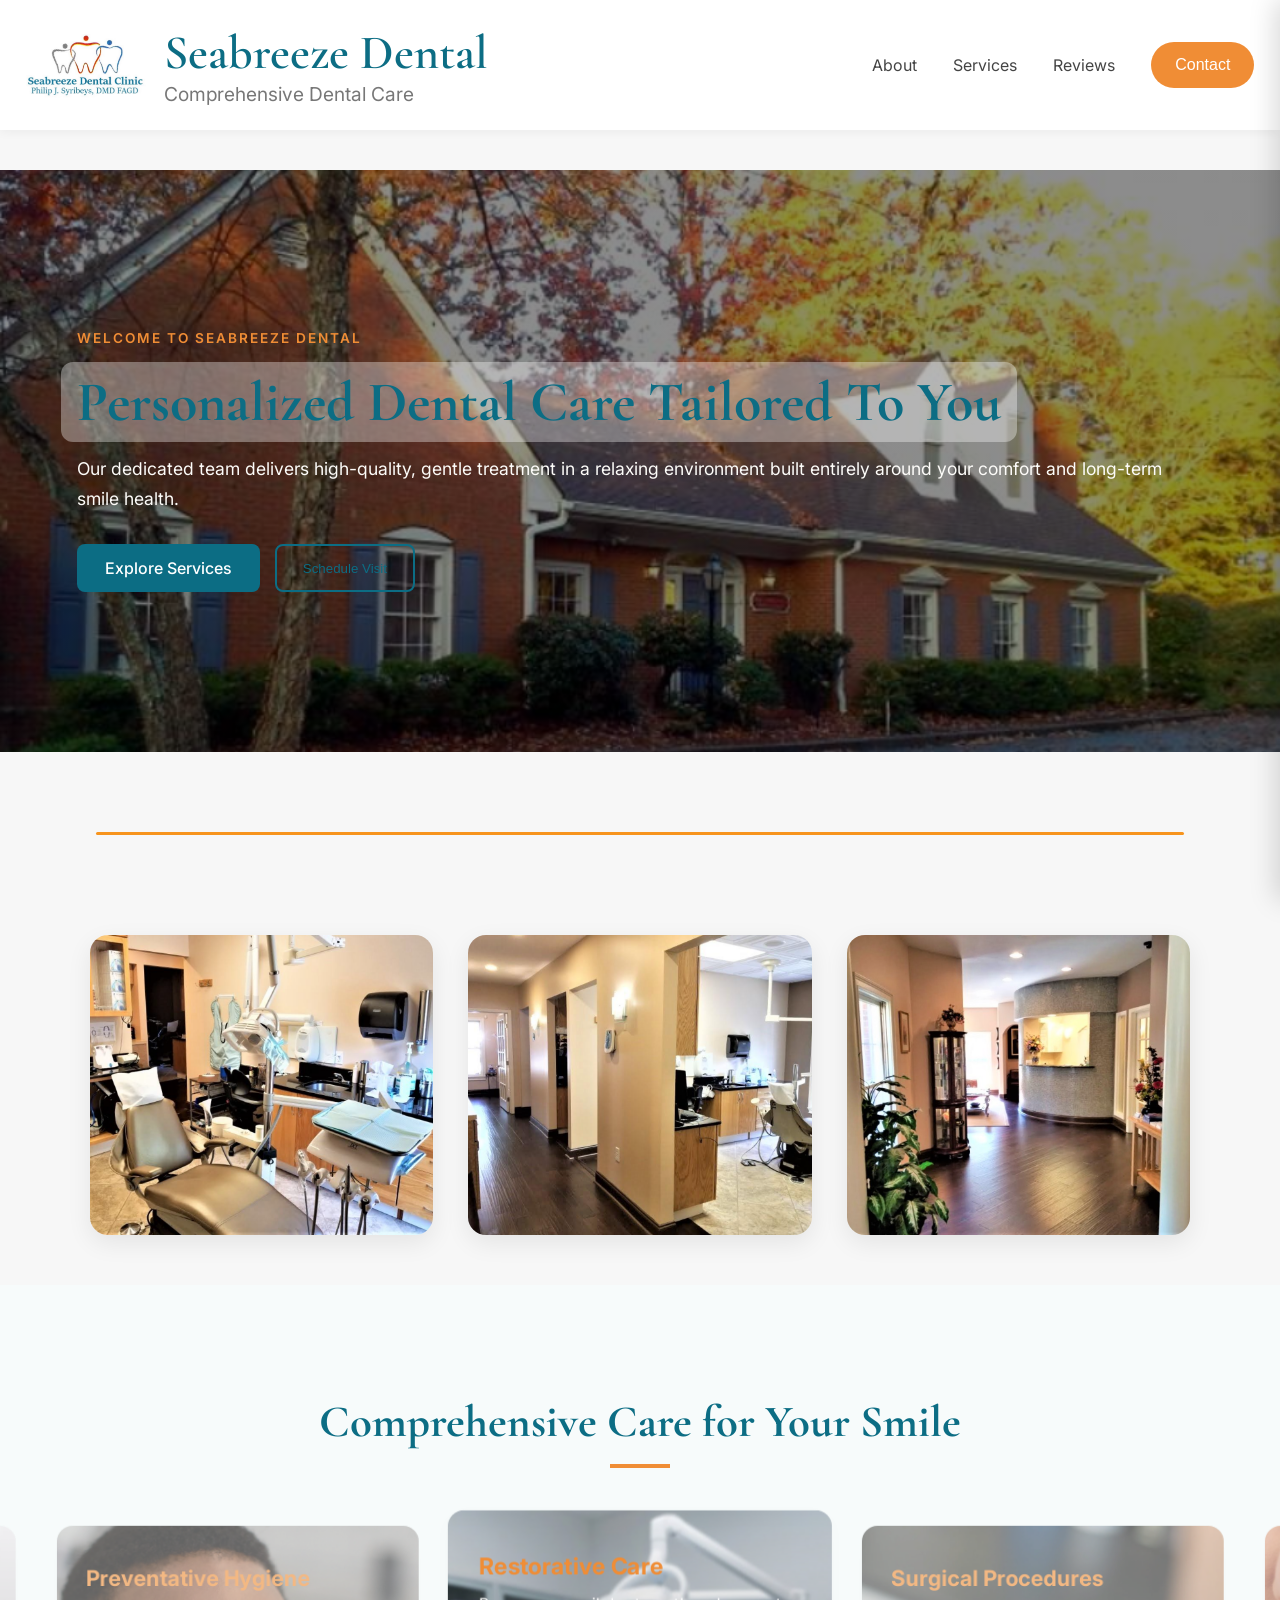
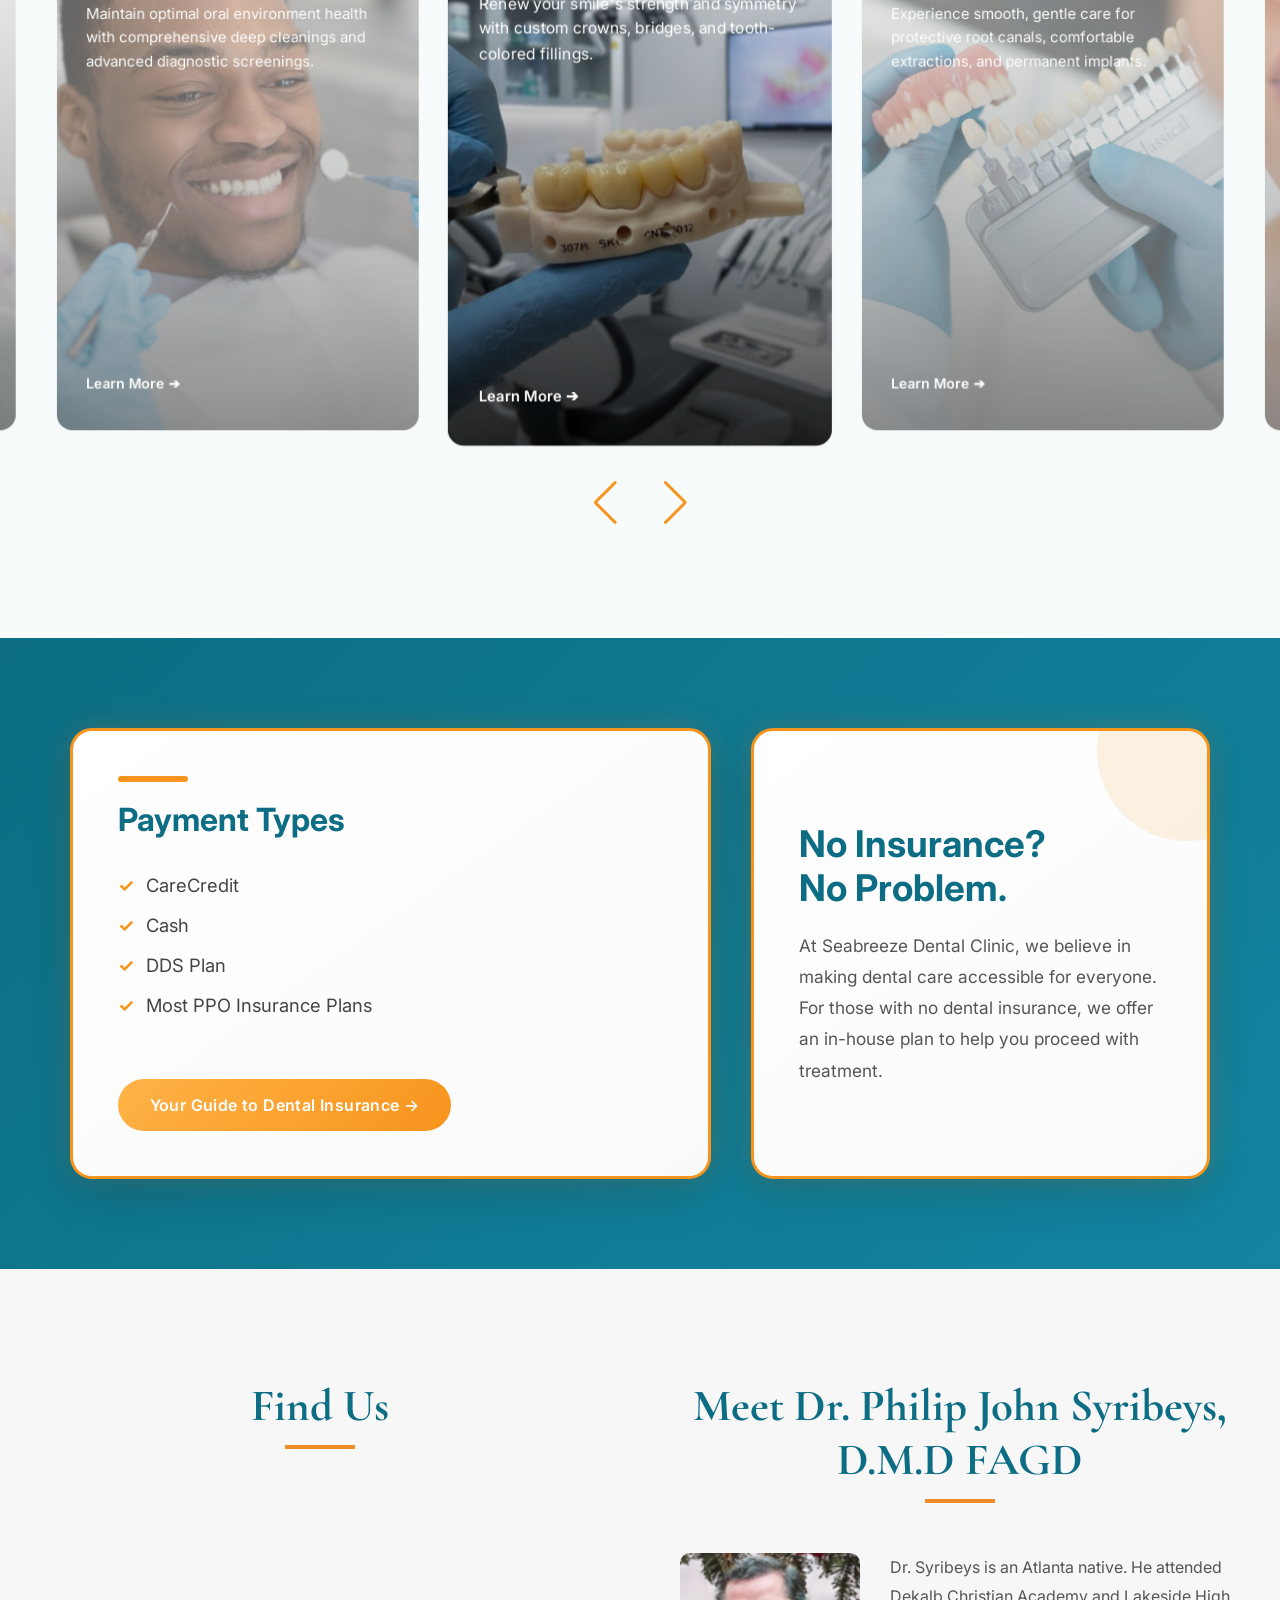
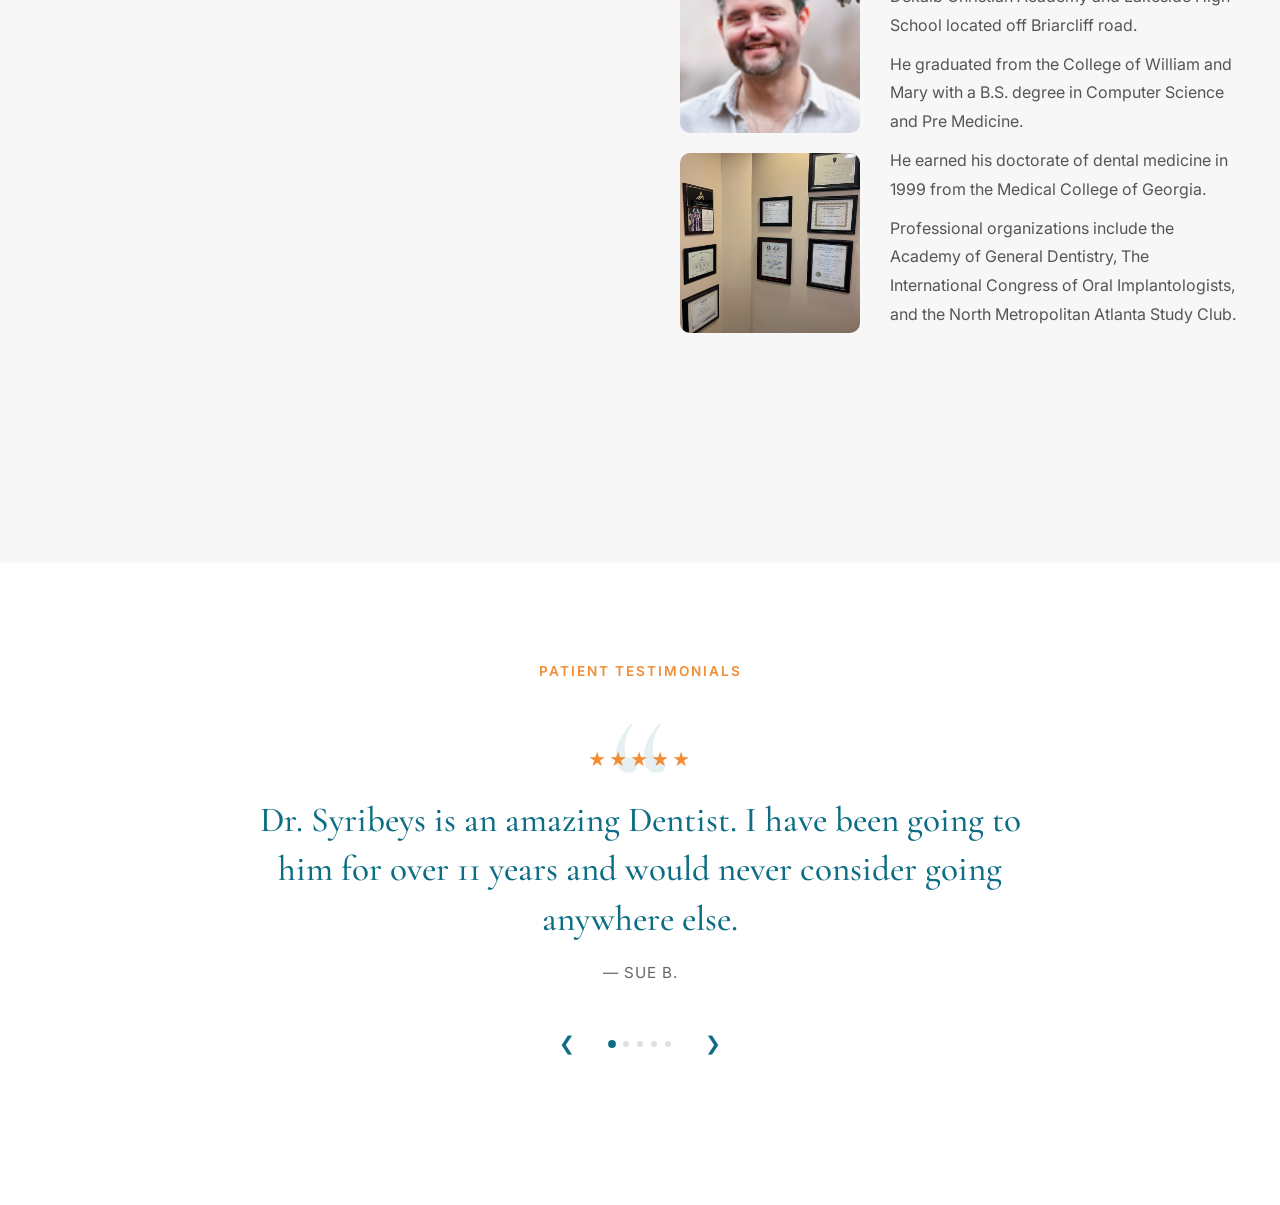
<file: index.html>
<!DOCTYPE html>
<html lang="en">
<head>
    <link rel="icon" href="images/logo.png" type="image/png">
    <meta charset="UTF-8">
    <meta name="viewport" content="width=device-width, initial-scale=1.0">
    <title>Seabreeze Dental</title>

    <link rel="preconnect" href="https://fonts.googleapis.com">
    <link rel="preconnect" href="https://fonts.gstatic.com" crossorigin>
    <link href="https://fonts.googleapis.com/css2?family=Cormorant+Garamond:wght@500;600&family=Inter:wght@300;400;500;600&display=swap" rel="stylesheet">

    <link rel="stylesheet" href="https://cdn.jsdelivr.net/npm/swiper@11/swiper-bundle.min.css"/>
    <script src="https://cdn.jsdelivr.net/npm/swiper@11/swiper-bundle.min.js"></script>

    <link rel="stylesheet" href="style.css">
</head>
<body>

    <!-- ================= HEADER ================= -->
    <header>
        <div class="logo-area">
            <img src="images/logo.png" alt="Seabreeze Dental Logo">
            <div>
                <h1>Seabreeze Dental</h1>
                <p>Comprehensive Dental Care</p>
            </div>
        </div>

        <nav>
            <a href="about.html">About</a>
            
            <!-- Hoverable Services Dropdown Menu -->
            <div class="dropdown">
                <button class="dropbtn">Services</button>
                <div class="dropdown-content">
                    <a href="services-surgical.html">Surgical</a>
                    <a href="services-restorative.html">Restorative</a>
                    <a href="services-orthodontics.html">Orthodontics</a>
                    <a href="services-hygiene.html">Hygiene</a>
                    <a href="services-whitening.html">Whitening</a>
                    <a href="services-botox.html">Botox</a>
                    <a href="services-perio.html">Periodontal Care</a>
                </div>
            </div>

            <a href="index.html#reviews">Reviews</a>

            <button class="contact-btn" id="contactBtn">
                Contact
            </button>
        </nav>
    </header>

    <!-- ================= BLURB SECTION ================= -->
<section class="hero-section">
    <div class="hero-content reveal-left">
        <span class="hero-subtitle">Welcome to Seabreeze Dental</span>
        <h2>Personalized Dental Care Tailored To You</h2>
        <p>Our dedicated team delivers high-quality, gentle treatment in a relaxing environment built entirely around your comfort and long-term smile health.</p>
        <div class="hero-cta-group">
            <a href="services-surgical.html" class="hero-primary-btn">Explore Services</a>
            <button class="hero-secondary-btn" onclick="openContactPanel()">Schedule Visit</button>
        </div>
    </div>
</section>

<!-- Orange Divider -->
<div class="section-divider"></div>

    <!-- ================= OFFICE GALLERY ================= -->
    <section class="gallery">
        <img src="images/office1.png" alt="Office Photo">
        <img src="images/office2.png" alt="Office Photo">
        <img src="images/office3.png" alt="Office Photo">
    </section>

<section class="home-services-section">
    <h2 class="home-section-title">Comprehensive Care for Your Smile</h2>
    <div class="orange-line central-line"></div>
    <div class="swiper myServicesSwiper">
        <div class="swiper-wrapper">
            
            <div class="swiper-slide">
                <a href="services-restorative.html" class="service-card restorative-card">
                    <h3>Restorative Care</h3>
                    <p>Renew your smile's strength and symmetry with custom crowns, bridges, and tooth-colored fillings.</p>
                    <span class="card-link-text">Learn More ➔</span>
                </a>
            </div>

            <div class="swiper-slide">
                <a href="services-surgical.html" class="service-card surgical-card">
                    <h3>Surgical Procedures</h3>
                    <p>Experience smooth, gentle care for protective root canals, comfortable extractions, and permanent implants.</p>
                    <span class="card-link-text">Learn More ➔</span>
                </a>
            </div>

            <div class="swiper-slide">
                <a href="services-perio.html" class="service-card perio-card">
                    <h3>Periodontal Care</h3>
                    <p>We offer verious methods of non-surgical periodontal therapy for those experiencing gum disease.</p>
                    <span class="card-link-text">Learn More ➔</span>
                </a>
            </div>

            <div class="swiper-slide">
                <a href="services-orthodontics.html" class="service-card ortho-card">
                    <h3>Orthodontics</h3>
                    <p>Our clinic offers braces or clear aligners in order to straighten your teeth into place.</p>
                    <span class="card-link-text">Learn More ➔</span>
                </a>
            </div>

            <div class="swiper-slide">
                <a href="services-whitening.html" class="service-card whitening-card">
                    <h3>Teeth Whitening</h3>
                    <p>At our clinic, we offer both thorough in-chair bleaching services as well as take-home whitening trays.</p>
                    <span class="card-link-text">Learn More ➔</span>
                </a>
            </div>

            <div class="swiper-slide">
                <a href="services-botox.html" class="service-card botox-card">
                    <h3>Botox</h3>
                    <p>Botox is offered for those looking for cosmetic improvement or medical care.</p>
                    <span class="card-link-text">Learn More ➔</span>
                </a>
            </div>

            <div class="swiper-slide">
                <a href="services-hygiene.html" class="service-card hygiene-card">
                    <h3>Preventative Hygiene</h3>
                    <p>Maintain optimal oral environment health with comprehensive deep cleanings and advanced diagnostic screenings.</p>
                    <span class="card-link-text">Learn More ➔</span>
                </a>
            </div>

            </div>
        <div class="swiper-button-prev"></div>
        <div class="swiper-button-next"></div>
    </div>
</section>
    
<section class="insurance-section">
    <section class="insurance-wrapper">

        <!-- Left Card -->
        <div class="payment-card">

            <h2>Payment Types</h2>

            <ul class="payment-list">
                <li>CareCredit</li>
                <li>Cash</li>
                <li>DDS Plan</li>
                <li>Most PPO Insurance Plans</li>
            </ul>

            <a href="insurance-guide.html" class="insurance-guide-btn">
                Your Guide to Dental Insurance →
            </a>

        </div>

        <!-- Right Card -->
        <div class="insurance-card">

            <h2>No Insurance?<br>No Problem.</h2>

            <p>
                At Seabreeze Dental Clinic, we believe in making dental care accessible for everyone. For those with no dental insurance, we offer an in-house plan to help you proceed with treatment.
            </p>

        </div>

    </section>
</section>
    
<section class="location-about-section">
    <div class="left-column">
        <section class="map-text-section">
            <h2 class="home-section-title">Find Us</h2>
            <div class="orange-line central-line"></div>
        </section>

        <section class="map-section">
            <iframe 
                src="https://www.google.com/maps/embed?pb=!1m18!1m12!1m3!1d193.602460034406!2d-84.35483728219616!3d33.973415533128104!2m3!1f0!2f0!3f0!3m2!1i1024!2i768!4f13.1!3m3!1m2!1s0x88f50c78adc82683%3A0xf89a74400b106e03!2sSeabreeze%20Dental%20Clinic%20%7C%20Philip%20J.%20Syribeys%2C%20DMD!5e1!3m2!1sen!2sus!4v1781103512299!5m2!1sen!2sus"
                style="border:0; width: 100%;" 
                allowfullscreen=""
                height="450"
                loading="lazy" 
                referrerpolicy="no-referrer-when-downgrade">
            </iframe>
        </section>
    </div>

    <div class="right-column">
        <section class="map-text-section">
            <h2 class="home-section-title">Meet Dr. Philip John Syribeys, D.M.D FAGD</h2>
            <div class="orange-line central-line"></div>
        </section>

        <div class="dentist-content">
            <div class="dentist-images">
                <img src="images/dentist.png" class="dentist-photo">

                <img src="images/certificates.png" alt="Certificates" class="certificate-photo">
            </div>

            <div class="dentist-bio">
                <p>
                    Dr. Syribeys is an Atlanta native. He attended Dekalb Christian Academy
                    and Lakeside High School located off Briarcliff road.
                </p>

                <p>
                    He graduated from the College of William and Mary with a B.S. degree in
                    Computer Science and Pre Medicine.
                </p>

                <p>
                    He earned his doctorate of dental medicine in 1999 from the Medical College
                    of Georgia.
                </p>

                <p>
                    Professional organizations include the Academy of General Dentistry,
                    The International Congress of Oral Implantologists,
                    and the North Metropolitan Atlanta Study Club.
                </p>
            </div>
        </div>
    </div>
</section>

    <!-- ================= REVIEWS ================= -->
<section id="reviews" class="editorial-reviews-section">
    <span class="reviews-subtitle">Patient Testimonials</span>
    
    <div class="editorial-review-container">
        <div class="decorative-quote-mark">“</div>

        <div class="editorial-review-window">
            <div class="stars-badge">★★★★★</div>
            
            <blockquote id="review-text" class="editorial-quote">
                Dr. Syribeys is an amazing Dentist. I have been going to him for over 11 years and would never consider going anywhere else.
            </blockquote>
            
            <cite id="review-author" class="editorial-author">— Sue B.</cite>
        </div>

        <div class="editorial-nav-controls">
            <button class="editorial-arrow left" onclick="previousReview()" aria-label="Previous Review">❮</button>
            <div class="editorial-dots">
                <span class="edit-dot active"></span>
                <span class="edit-dot"></span>
                <span class="edit-dot"></span>
                <span class="edit-dot"></span>
                <span class="edit-dot"></span>
            </div>
            <button class="editorial-arrow right" onclick="nextReview()" aria-label="Next Review">❯</button>
        </div>
    </div>
</section>

    <!-- ================= CONTACT PANEL ================= -->
    <div class="overlay" id="overlay" onclick="closeContactPanel()"></div>

    <div class="contact-panel" id="contactPanel">
        <button class="close-btn" onclick="closeContactPanel()">×</button>
        <h2>Contact Us</h2>
        <div class="panel-line"></div>

        <div class="contact-info-block">
            <h3>Phone</h3>
            <p>(770) 393-4711</p>
        </div>

        <div class="contact-info-block">
            <h3>Address</h3>
            <p>
                8097 Roswell Road, Bldg. E<br>
                Atlanta, GA 30350
            </p>
        </div>

        <div class="contact-info-block">
            <h3>Hours</h3>
            <p>
                Monday – Thursday: 9AM – 6PM<br>
                Friday: 9AM – 1PM
            </p>
        </div>
    </div>

    <script src="script.js"></script>

<script>
const swiper = new Swiper('.myServicesSwiper', {
  loop: true,
  spaceBetween: 20,
  pagination: {
    el: '.swiper-pagination',
    clickable: true
  },
  breakpoints: {
    640: {
      slidesPerView: 1
    },
    768: {
      slidesPerView: 2
    },
    1024: {
      slidesPerView: 3
    }
  }
});
</script>
</body>
</html>
</file>
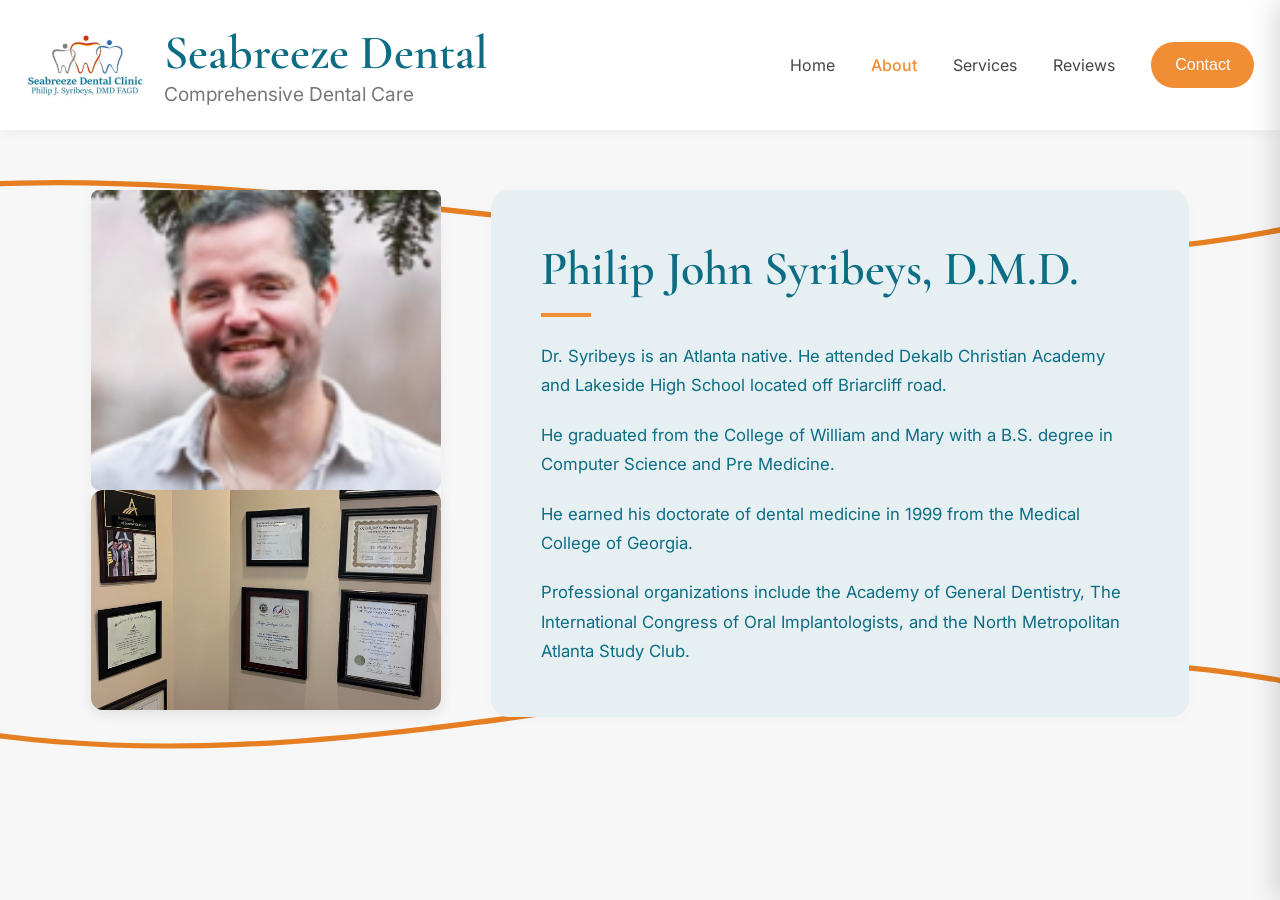
<file: about.html>
<!DOCTYPE html>
<html lang="en">
<head>
    <link rel="icon" href="images/logo.png" type="image/png">
    <meta charset="UTF-8">
    <meta name="viewport" content="width=device-width, initial-scale=1.0">
    <title>About Us | Seabreeze Dental</title>

    <link rel="preconnect" href="https://fonts.googleapis.com">
    <link rel="preconnect" href="https://fonts.gstatic.com" crossorigin>
    <link href="https://fonts.googleapis.com/css2?family=Cormorant+Garamond:wght@500;600&family=Inter:wght@300;400;500;600&display=swap" rel="stylesheet">

    <link rel="stylesheet" href="style.css">
</head>
<body>

    <!-- ================= HEADER ================= -->
    <header>
        <div class="logo-area">
            <img src="images/logo.png" alt="Seabreeze Dental Logo">
            <div>
                <h1>Seabreeze Dental</h1>
                <p>Comprehensive Dental Care</p>
            </div>
        </div>

        <nav>
            <a href="index.html">Home</a>
            <a href="about.html" class="active-link">About</a>
            
            <!-- JavaScript Assisted Services Dropdown Menu -->
            <div class="dropdown">
                <button class="dropbtn">Services</button>
                <div class="dropdown-content">
                    <a href="services-surgical.html">Surgical</a>
                    <a href="services-restorative.html">Restorative</a>
                    <a href="services-orthodontics.html">Orthodontics</a>
                    <a href="services-hygiene.html">Hygiene</a>
                    <a href="services-whitening.html">Whitening</a>
                    <a href="services-botox.html">Botox</a>
                    <a href="services-perio.html">Periodontal Care</a>
                </div>
            </div>
            
            <a href="index.html#reviews">Reviews</a>

            <button class="contact-btn" id="contactBtn">
                Contact
            </button>
        </nav>
    </header>

    <!-- ================= ABOUT DENTIST CONTENT SPLIT ================= -->
<section class="about-section">
    <!-- SVG Background Lines -->
    <svg class="background-lines" viewBox="0 0 100 100" preserveAspectRatio="none">
        <path d="M-10,10 C25,0 75,35 110,10" stroke="#E67E22" stroke-width="0.8" fill="none" />
        <path d="M-10,90 C30,110 70,65 110,90" stroke="#E67E22" stroke-width="0.8" fill="none" />
    </svg>
    <main class="about-container">
        <div class="dentist-photo-box reveal-left">
            <img src="images/dentist.png" alt="Philip John Syribeys, D.M.D.">

    
            <div class="certificate-photo-box reveal-left">
                <img src="images/certificates.png" alt="Professional Certificates">
            </div>
        </div>

        <div class="dentist-bio-box reveal-right">
            <h2>Philip John Syribeys, D.M.D.</h2>
            <div class="orange-line-short"></div>
        
            <p>
                Dr. Syribeys is an Atlanta native. He attended Dekalb Christian Academy
                and Lakeside High School located off Briarcliff road.
            </p>

            <p>
                He graduated from the College of William and Mary with a B.S. degree in
                Computer Science and Pre Medicine.
            </p>

            <p>
                He earned his doctorate of dental medicine in 1999 from the Medical College
                of Georgia.
            </p>

            <p>
                Professional organizations include the Academy of General Dentistry,
                The International Congress of Oral Implantologists,
                and the North Metropolitan Atlanta Study Club.
            </p>
        </div>

    </main>
</section>

    <!-- ================= CONTACT PANEL ================= -->
    <div class="overlay" id="overlay" onclick="closeContactPanel()"></div>

    <div class="contact-panel" id="contactPanel">
        <button class="close-btn" onclick="closeContactPanel()">×</button>
        <h2>Contact Us</h2>
        <div class="panel-line"></div>

        <div class="contact-info-block">
            <h3>Phone</h3>
            <p>(770) 393-4711</p>
        </div>

        <div class="contact-info-block">
            <h3>Address</h3>
            <p>
                8097 Roswell Road, Bldg. E<br>
                Atlanta, GA 30350
            </p>
        </div>

        <div class="contact-info-block">
            <h3>Hours</h3>
            <p>
                Monday – Thursday: 9AM – 6PM<br>
                Friday: 9AM – 1PM
            </p>
        </div>
    </div>

    <script src="script.js"></script>
</body>
</html>
</file>
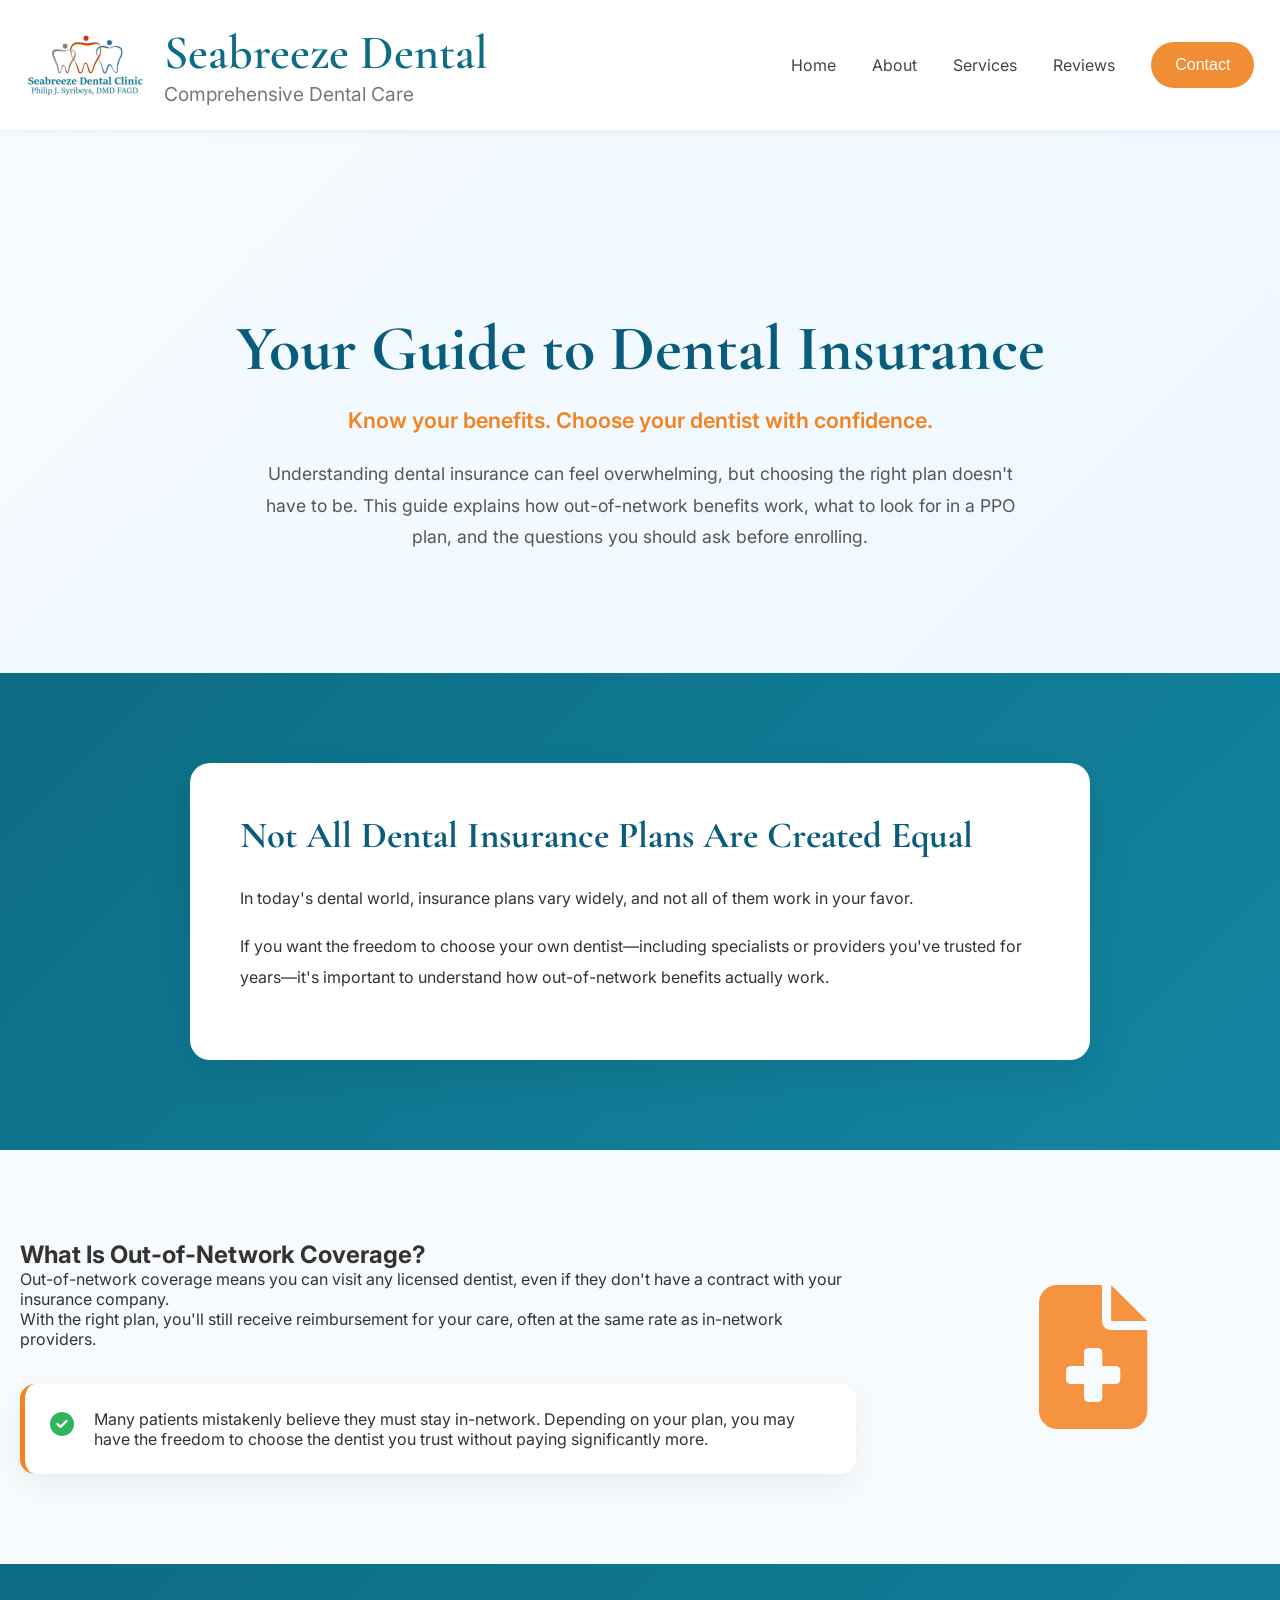
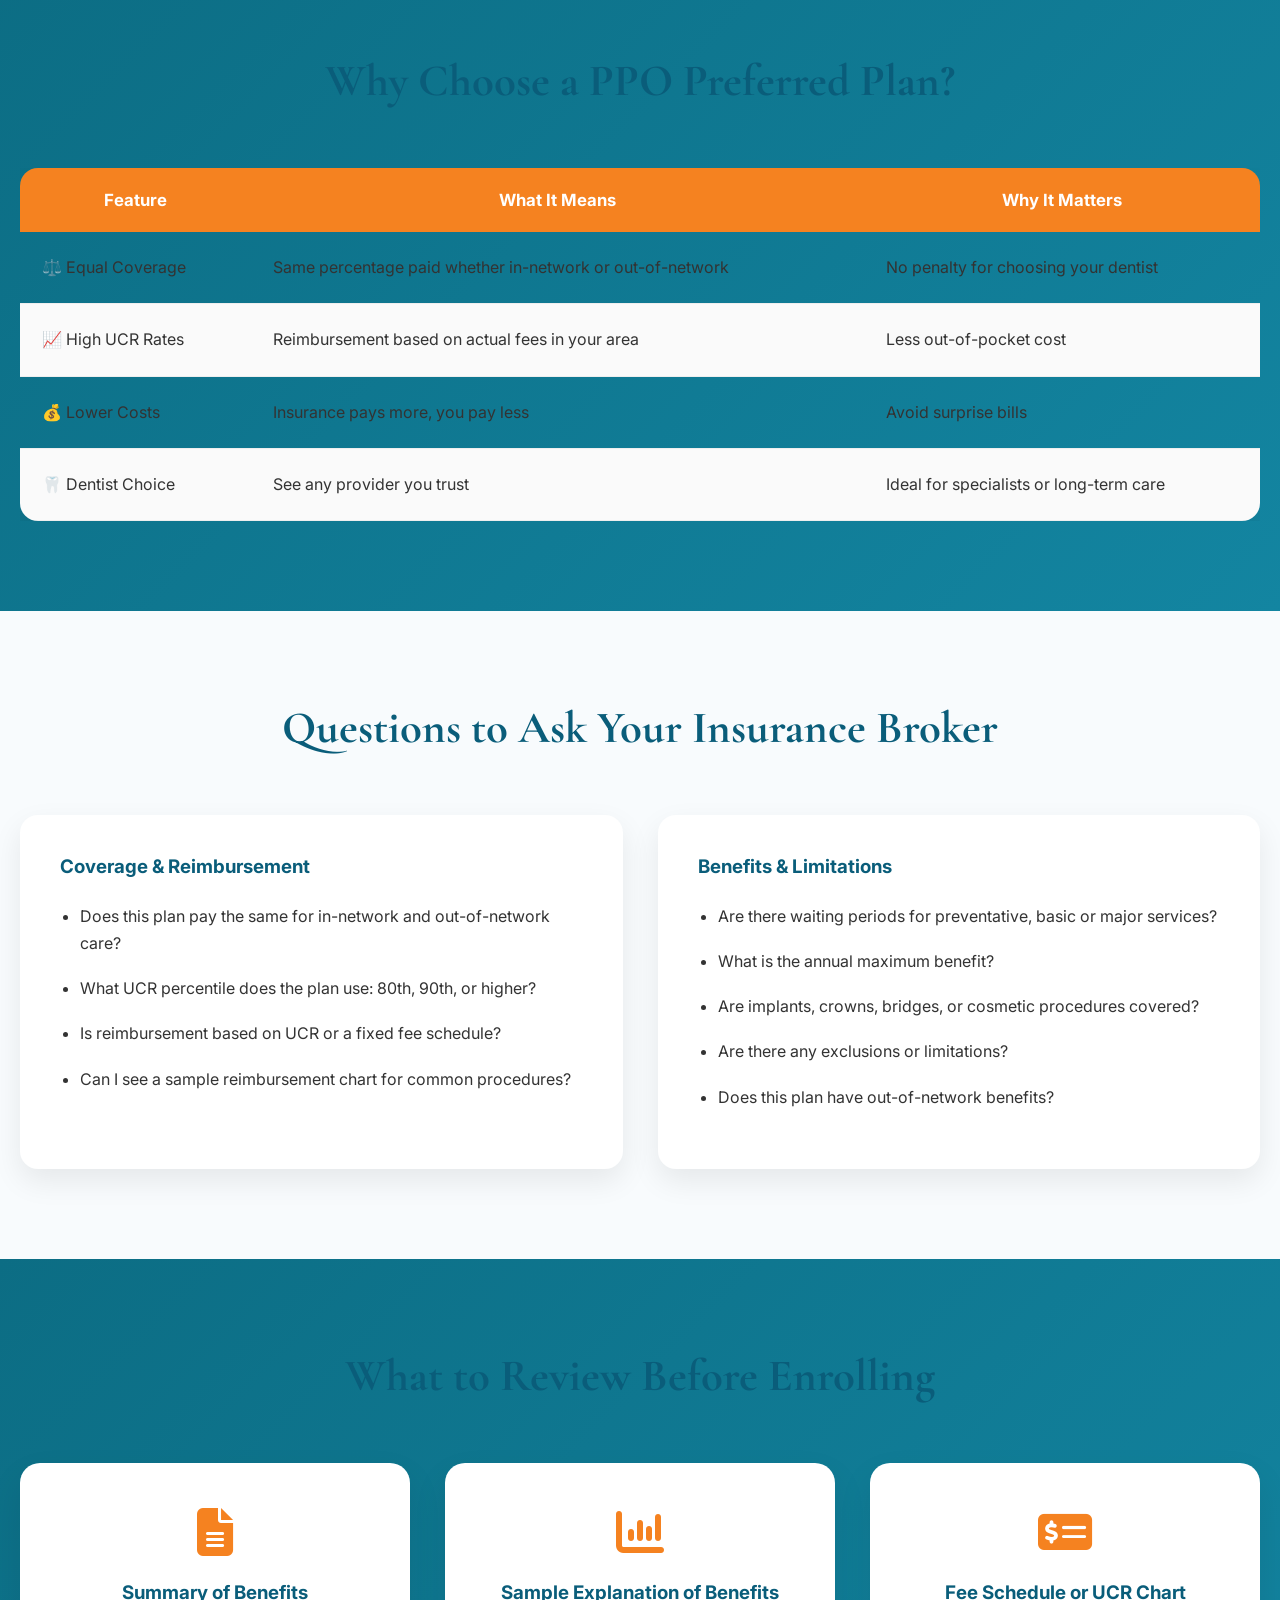
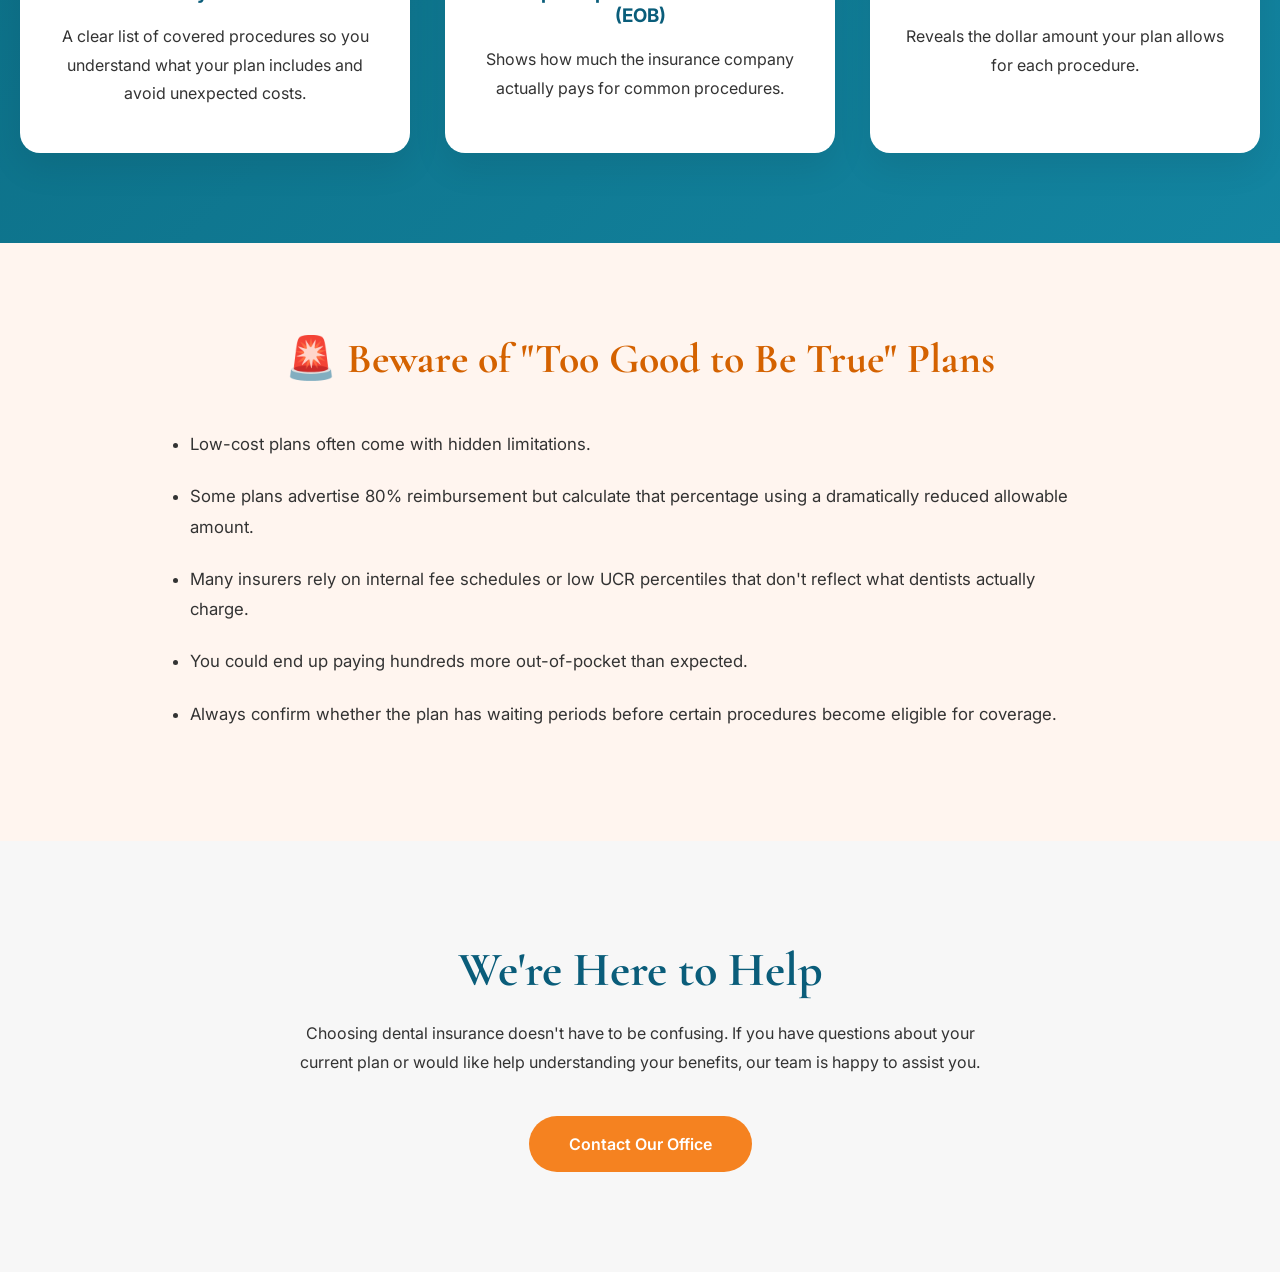
<file: insurance-guide.html>
<!DOCTYPE html>
<html lang="en">
<head>
    <link rel="icon" href="images/logo.png" type="image/png">
    <meta charset="UTF-8">
    <meta name="viewport" content="width=device-width, initial-scale=1.0">
    <title>Your Guide to Dental Insurance | Seabreeze Dental Clinic</title>

    <link rel="preconnect" href="https://fonts.googleapis.com">
    <link rel="preconnect" href="https://fonts.gstatic.com" crossorigin>
    <link href="https://fonts.googleapis.com/css2?family=Cormorant+Garamond:wght@500;600&family=Inter:wght@300;400;500;600&display=swap" rel="stylesheet">

    <link rel="stylesheet" href="style.css">

    <!-- Font Awesome -->
    <link rel="stylesheet"
        href="https://cdnjs.cloudflare.com/ajax/libs/font-awesome/6.5.2/css/all.min.css">
</head>

<body>

    <header>
        <div class="logo-area">
            <img src="images/logo.png" alt="Seabreeze Dental Logo">
            <div>
                <h1>Seabreeze Dental</h1>
                <p>Comprehensive Dental Care</p>
            </div>
        </div>
        <nav>
            <a href="index.html">Home</a>
            <a href="about.html">About</a>
            <div class="dropdown">
                <button class="dropbtn">Services</button>
                <div class="dropdown-content">
                    <a href="services-surgical.html">Surgical</a>
                    <a href="services-restorative.html">Restorative</a>
                    <a href="services-orthodontics.html">Orthodontics</a>
                    <a href="services-hygiene.html">Hygiene</a>
                    <a href="services-whitening.html">Whitening</a>
                    <a href="services-botox.html" class="active-link">Botox</a>
                    <a href="services-perio.html">Periodontal Care</a>
                </div>
            </div>
            <a href="index.html#reviews">Reviews</a>
            <button class="contact-btn" id="contactBtn">Contact</button>
        </nav>
    </header>
    
    <!-- ================= HERO ================= -->

    <section class="insurance-hero">

        <div class="insurance-hero-content">

            <h1>Your Guide to Dental Insurance</h1>

            <p class="insurance-hero-subtitle">
                Know your benefits. Choose your dentist with confidence.
            </p>

            <p>
                Understanding dental insurance can feel overwhelming, but choosing the right plan doesn't have to be. This guide explains how out-of-network benefits work, what to look for in a PPO plan, and the questions you should ask before enrolling.
            </p>

        </div>

    </section>



    <!-- ================= INTRO ================= -->

    <section class="insurance-section">

        <div class="container">

            <div class="insurance-info-card">

                <h2>Not All Dental Insurance Plans Are Created Equal</h2>

                <p>
                    In today's dental world, insurance plans vary widely, and not all of them work in your favor.
                </p>

                <p>
                    If you want the freedom to choose your own dentist—including specialists or providers you've trusted for years—it's important to understand how out-of-network benefits actually work.
                </p>

            </div>

        </div>

    </section>



    <!-- ================= OUT OF NETWORK ================= -->

    <section class="insurance-section alt-bg">

        <div class="container two-column">

            <div class="insurance-text-content">

                <h2>What Is Out-of-Network Coverage?</h2>

                <p>
                    Out-of-network coverage means you can visit any licensed dentist, even if they don't have a contract with your insurance company.
                </p>

                <p>
                    With the right plan, you'll still receive reimbursement for your care, often at the same rate as in-network providers.
                </p>

                <div class="insurance-highlight-box">

                    <i class="fa-solid fa-circle-check"></i>

                    <p>
                        Many patients mistakenly believe they must stay in-network. Depending on your plan, you may have the freedom to choose the dentist you trust without paying significantly more.
                    </p>

                </div>

            </div>

            <div class="insurance-icon-area">

                <i class="fa-solid fa-file-medical"></i>

            </div>

        </div>

    </section>



    <!-- ================= PPO TABLE ================= -->

    <section class="insurance-section">

        <div class="container">

            <h2 class="center-heading">
                Why Choose a PPO Preferred Plan?
            </h2>

            <div class="insurance-table-wrapper">

                <table>

                    <thead>

                        <tr>

                            <th>Feature</th>
                            <th>What It Means</th>
                            <th>Why It Matters</th>

                        </tr>

                    </thead>

                    <tbody>

                        <tr>

                            <td>⚖️ Equal Coverage</td>
                            <td>Same percentage paid whether in-network or out-of-network</td>
                            <td>No penalty for choosing your dentist</td>

                        </tr>

                        <tr>

                            <td>📈 High UCR Rates</td>
                            <td>Reimbursement based on actual fees in your area</td>
                            <td>Less out-of-pocket cost</td>

                        </tr>

                        <tr>

                            <td>💰 Lower Costs</td>
                            <td>Insurance pays more, you pay less</td>
                            <td>Avoid surprise bills</td>

                        </tr>

                        <tr>

                            <td>🦷 Dentist Choice</td>
                            <td>See any provider you trust</td>
                            <td>Ideal for specialists or long-term care</td>

                        </tr>

                    </tbody>

                </table>

            </div>

        </div>

    </section>



    <!-- ================= QUESTIONS ================= -->

    <section class="insurance-section alt-bg">

        <div class="container">

            <h2 class="center-heading">
                Questions to Ask Your Insurance Broker
            </h2>

            <div class="question-grid">

                <div class="question-card">

                    <h3>Coverage & Reimbursement</h3>

                    <ul>

                        <li>Does this plan pay the same for in-network and out-of-network care?</li>

                        <li>What UCR percentile does the plan use: 80th, 90th, or higher?</li>

                        <li>Is reimbursement based on UCR or a fixed fee schedule?</li>

                        <li>Can I see a sample reimbursement chart for common procedures?</li>

                    </ul>

                </div>

                <div class="question-card">

                    <h3>Benefits & Limitations</h3>

                    <ul>

                        <li>Are there waiting periods for preventative, basic or major services?</li>

                        <li>What is the annual maximum benefit?</li>

                        <li>Are implants, crowns, bridges, or cosmetic procedures covered?</li>

                        <li>Are there any exclusions or limitations?</li>

                        <li>Does this plan have out-of-network benefits?</li>

                    </ul>

                </div>

            </div>

        </div>

    </section>



    <!-- ================= REVIEW DOCUMENTS ================= -->

    <section class="insurance-section">

        <div class="container">

            <h2 class="center-heading">
                What to Review Before Enrolling
            </h2>

            <div class="document-grid">

                <div class="document-card">

                    <i class="fa-solid fa-file-lines"></i>

                    <h3>Summary of Benefits</h3>

                    <p>
                        A clear list of covered procedures so you understand what your plan includes and avoid unexpected costs.
                    </p>

                </div>

                <div class="document-card">

                    <i class="fa-solid fa-chart-column"></i>

                    <h3>Sample Explanation of Benefits (EOB)</h3>

                    <p>
                        Shows how much the insurance company actually pays for common procedures.
                    </p>

                </div>

                <div class="document-card">

                    <i class="fa-solid fa-money-check-dollar"></i>

                    <h3>Fee Schedule or UCR Chart</h3>

                    <p>
                        Reveals the dollar amount your plan allows for each procedure.
                    </p>

                </div>

            </div>

        </div>

    </section>



    <!-- ================= WARNING ================= -->

    <section class="warning-section">

        <div class="container">

            <h2>
                🚨 Beware of "Too Good to Be True" Plans
            </h2>

            <ul>

                <li>Low-cost plans often come with hidden limitations.</li>

                <li>Some plans advertise 80% reimbursement but calculate that percentage using a dramatically reduced allowable amount.</li>

                <li>Many insurers rely on internal fee schedules or low UCR percentiles that don't reflect what dentists actually charge.</li>

                <li>You could end up paying hundreds more out-of-pocket than expected.</li>

                <li>Always confirm whether the plan has waiting periods before certain procedures become eligible for coverage.</li>

            </ul>

        </div>

    </section>



    <!-- ================= CTA ================= -->

    <section class="insurance-cta">

        <div class="container">

            <h2>We're Here to Help</h2>

            <p>
                Choosing dental insurance doesn't have to be confusing. If you have questions about your current plan or would like help understanding your benefits, our team is happy to assist you.
            </p>

            <a href="contact.html" class="cta-button">
                Contact Our Office
            </a>

        </div>

    </section>



</body>
</html>
</file>
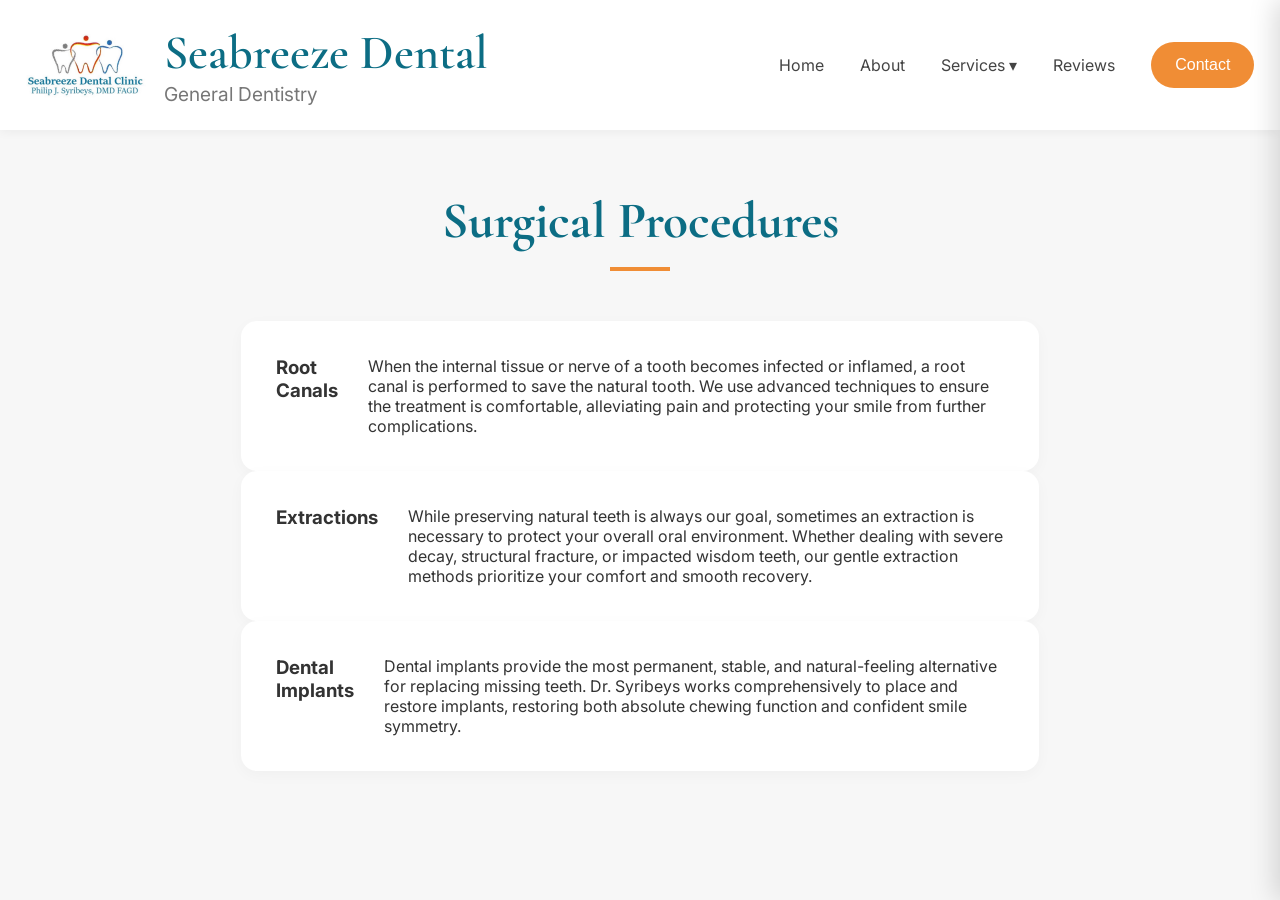
<file: services-additional.html>
<!DOCTYPE html>
<html lang="en">
<head>
    <meta charset="UTF-8">
    <meta name="viewport" content="width=device-width, initial-scale=1.0">
    <title>Surgical Dental Procedures | Seabreeze Dental</title>
    <link rel="preconnect" href="https://fonts.googleapis.com">
    <link rel="preconnect" href="https://fonts.gstatic.com" crossorigin>
    <link href="https://fonts.googleapis.com/css2?family=Cormorant+Garamond:wght@500;600&family=Inter:wght@300;400;500;600&display=swap" rel="stylesheet">
    <link rel="stylesheet" href="style.css">
</head>
<body>

    <!-- ================= HEADER ================= -->
    <header>
        <div class="logo-area">
            <img src="images/logo.png" alt="Seabreeze Dental Logo">
            <div>
                <h1>Seabreeze Dental</h1>
                <p>General Dentistry</p>
            </div>
        </div>
        <nav>
            <a href="index.html">Home</a>
            <a href="about.html">About</a>
            <div class="dropdown">
                <button class="dropbtn">Services ▾</button>
                <div class="dropdown-content">
                    <a href="services-surgical.html">Surgical</a>
                    <a href="services-restorative.html">Restorative</a>
                    <a href="services-orthodontics.html">Orthodontics</a>
                    <a href="services-additional.html">Additional Services</a>
                </div>
            </div>
            <a href="index.html#reviews">Reviews</a>
            <button class="contact-btn" id="contactBtn">Contact</button>
        </nav>
    </header>

    <!-- ================= SERVICE CONTENT SECTION ================= -->
    <section class="service-detail-container">
        <h2 class="service-page-title">Surgical Procedures</h2>
        <div class="orange-line central-line"></div>
        
        <div class="detailed-service-item">
            <h3>Root Canals</h3>
            <p>When the internal tissue or nerve of a tooth becomes infected or inflamed, a root canal is performed to save the natural tooth. We use advanced techniques to ensure the treatment is comfortable, alleviating pain and protecting your smile from further complications.</p>
        </div>

        <div class="detailed-service-item">
            <h3>Extractions</h3>
            <p>While preserving natural teeth is always our goal, sometimes an extraction is necessary to protect your overall oral environment. Whether dealing with severe decay, structural fracture, or impacted wisdom teeth, our gentle extraction methods prioritize your comfort and smooth recovery.</p>
        </div>

        <div class="detailed-service-item">
            <h3>Dental Implants</h3>
            <p>Dental implants provide the most permanent, stable, and natural-feeling alternative for replacing missing teeth. Dr. Syribeys works comprehensively to place and restore implants, restoring both absolute chewing function and confident smile symmetry.</p>
        </div>
    </section>

    <!-- ================= CONTACT PANEL ================= -->
    <div class="overlay" id="overlay" onclick="closeContactPanel()"></div>
    <div class="contact-panel" id="contactPanel">
        <button class="close-btn" onclick="closeContactPanel()">×</button>
        <h2>Contact Us</h2>
        <div class="panel-line"></div>
        <div class="contact-info-block">
            <h3>Phone</h3>
            <p>(404) 555-5555</p>
        </div>
        <div class="contact-info-block">
            <h3>Address</h3>
            <p>123 Example Road<br>Atlanta, GA 30300</p>
        </div>
        <div class="contact-info-block">
            <h3>Hours</h3>
            <p>Monday – Thursday: 8AM – 5PM<br>Friday: 8AM – 1PM</p>
        </div>
    </div>

    <script src="script.js"></script>
</body>
</html>
</file>
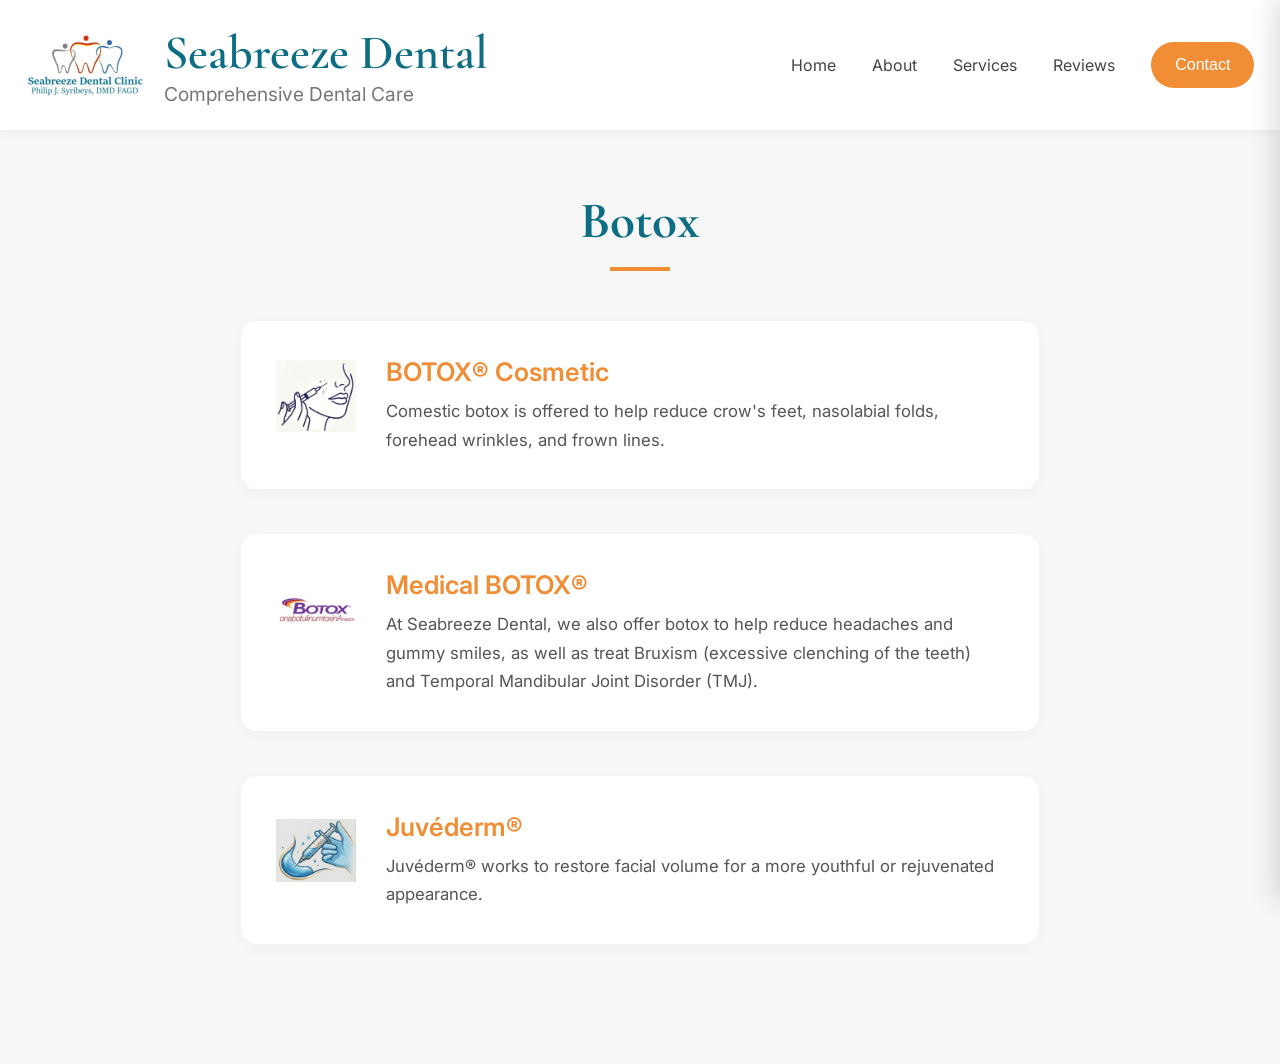
<file: services-botox.html>
<!DOCTYPE html>
<html lang="en">
<head>
    <link rel="icon" href="images/logo.png" type="image/png">
    <meta charset="UTF-8">
    <meta name="viewport" content="width=device-width, initial-scale=1.0">
    <title>Botox | Seabreeze Dental</title>
    <link rel="preconnect" href="https://fonts.googleapis.com">
    <link rel="preconnect" href="https://fonts.gstatic.com" crossorigin>
    <link href="https://fonts.googleapis.com/css2?family=Cormorant+Garamond:wght@500;600&family=Inter:wght@300;400;500;600&display=swap" rel="stylesheet">
    <link rel="stylesheet" href="style.css">
</head>
<body>

    <header>
        <div class="logo-area">
            <img src="images/logo.png" alt="Seabreeze Dental Logo">
            <div>
                <h1>Seabreeze Dental</h1>
                <p>Comprehensive Dental Care</p>
            </div>
        </div>
        <nav>
            <a href="index.html">Home</a>
            <a href="about.html">About</a>
            <div class="dropdown">
                <button class="dropbtn">Services</button>
                <div class="dropdown-content">
                    <a href="services-surgical.html">Surgical</a>
                    <a href="services-restorative.html">Restorative</a>
                    <a href="services-orthodontics.html">Orthodontics</a>
                    <a href="services-hygiene.html">Hygiene</a>
                    <a href="services-whitening.html">Whitening</a>
                    <a href="services-botox.html" class="active-link">Botox</a>
                    <a href="services-perio.html">Periodontal Care</a>
                </div>
            </div>
            <a href="index.html#reviews">Reviews</a>
            <button class="contact-btn" id="contactBtn">Contact</button>
        </nav>
    </header>

    <section class="service-detail-container">
        <h2 class="service-page-title">Botox</h2>
        <div class="orange-line central-line"></div>
        
        <div class="service-items-wrapper">
            
            <div class="detailed-service-item reveal-left">
                <div class="service-icon-container">
                    <img src="images/cosmeticbotox.png" alt="Dental Crown Icon" class="service-page-icon">
                </div>
                <div class="service-text-block">
                    <h3>BOTOX® Cosmetic</h3>
                    <p>Comestic botox is offered to help reduce crow's feet, nasolabial folds, forehead wrinkles, and frown lines.</p>
                </div>
            </div>

            <div class="detailed-service-item reveal-right">
                <div class="service-icon-container">
                    <img src="images/botox.png" alt="Dental Bridge Icon" class="service-page-icon">
                </div>
                <div class="service-text-block">
                    <h3>Medical BOTOX®</h3>
                    <p>At Seabreeze Dental, we also offer botox to help reduce headaches and gummy smiles, as well as treat Bruxism (excessive clenching of the teeth) and Temporal Mandibular Joint Disorder (TMJ).</p>
                </div>
            </div>

            <div class="detailed-service-item reveal-right">
                <div class="service-icon-container">
                    <img src="images/juvedermpic.png" alt="Dental Bridge Icon" class="service-page-icon">
                </div>
                <div class="service-text-block">
                    <h3>Juvéderm®</h3>
                    <p>Juvéderm® works to restore facial volume for a more youthful or rejuvenated appearance.</p>
                </div>
            </div>

        </div>
    </section>

    <div class="overlay" id="overlay" onclick="closeContactPanel()"></div>
    <div class="contact-panel" id="contactPanel">
        <button class="close-btn" onclick="closeContactPanel()">×</button>
        <h2>Contact Us</h2>
        <div class="panel-line"></div>
        <div class="contact-info-block">
            <h3>Phone</h3>
            <p>(770) 393-4711</p>
        </div>
        <div class="contact-info-block">
            <h3>Address</h3>
            <p>8097 Roswell Road, Bldg. E<br>Atlanta, GA 30350</p>
        </div>
        <div class="contact-info-block">
            <h3>Hours</h3>
            <p>Monday – Thursday: 9AM – 6PM<br>Friday: 9AM – 1PM</p>
        </div>
    </div>

    <script src="script.js"></script>
</body>
</html>
</file>
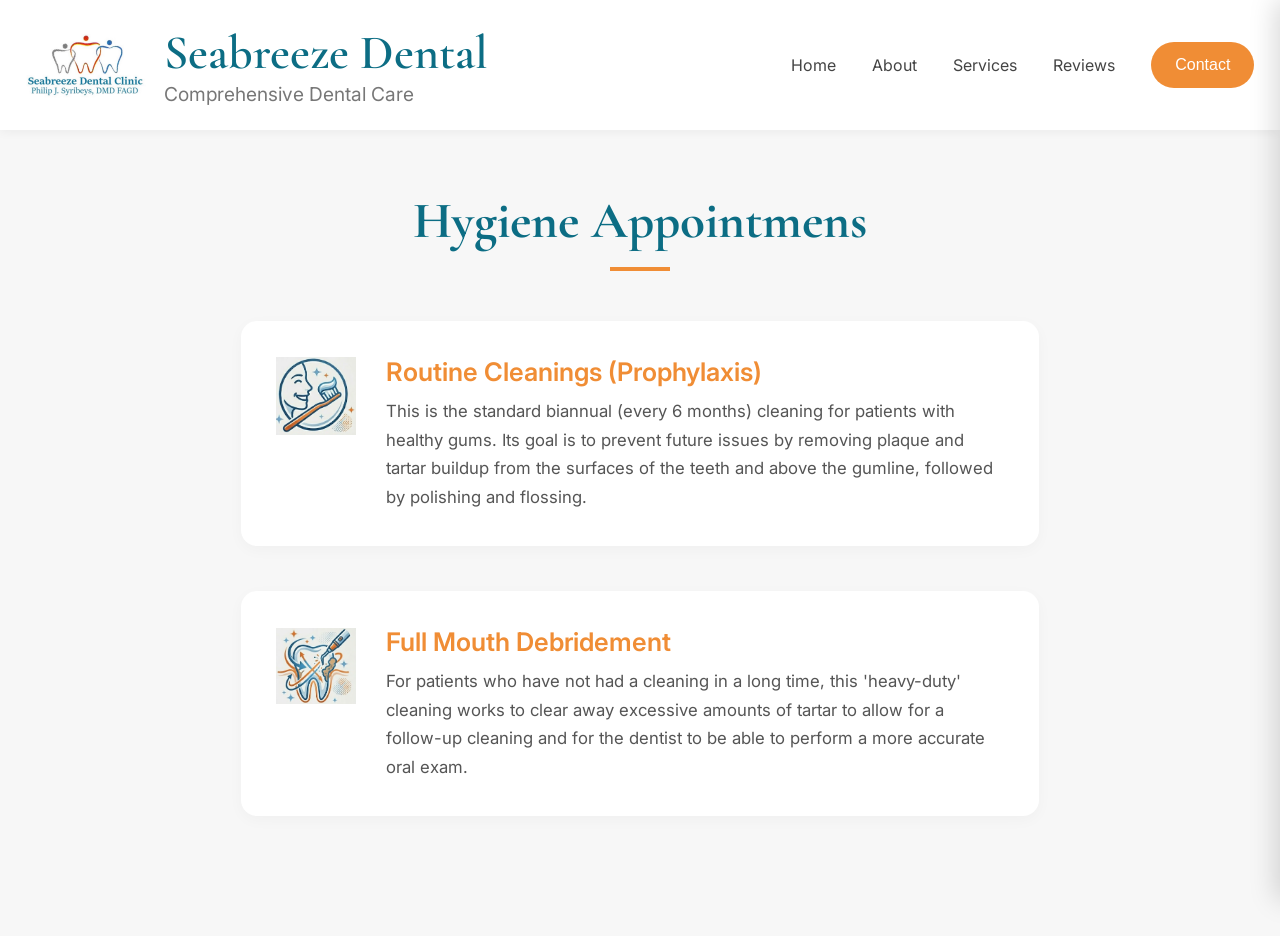
<file: services-hygiene.html>
<!DOCTYPE html>
<html lang="en">
<head>
    <link rel="icon" href="images/logo.png" type="image/png">
    <meta charset="UTF-8">
    <meta name="viewport" content="width=device-width, initial-scale=1.0">
    <title>Hygiene Appts | Seabreeze Dental</title>
    <link rel="preconnect" href="https://fonts.googleapis.com">
    <link rel="preconnect" href="https://fonts.gstatic.com" crossorigin>
    <link href="https://fonts.googleapis.com/css2?family=Cormorant+Garamond:wght@500;600&family=Inter:wght@300;400;500;600&display=swap" rel="stylesheet">
    <link rel="stylesheet" href="style.css">
</head>
<body>

    <!-- ================= HEADER ================= -->
    <header>
        <div class="logo-area">
            <img src="images/logo.png" alt="Seabreeze Dental Logo">
            <div>
                <h1>Seabreeze Dental</h1>
                <p>Comprehensive Dental Care</p>
            </div>
        </div>
        <nav>
            <a href="index.html">Home</a>
            <a href="about.html">About</a>
            <div class="dropdown">
                <button class="dropbtn">Services</button>
                <div class="dropdown-content">
                    <a href="services-surgical.html">Surgical</a>
                    <a href="services-restorative.html">Restorative</a>
                    <a href="services-orthodontics.html">Orthodontics</a>
                    <a href="services-hygiene.html" class="active-link">Hygiene</a>
                    <a href="services-whitening.html">Whitening</a>
                    <a href="services-botox.html">Botox</a>
                    <a href="services-perio.html">Periodontal Care</a>
                </div>
            </div>
            <a href="index.html#reviews">Reviews</a>
            <button class="contact-btn" id="contactBtn">Contact</button>
        </nav>
    </header>

    <!-- ================= SERVICE CONTENT SECTION ================= -->
    <section class="service-detail-container">
        <h2 class="service-page-title">Hygiene Appointmens</h2>
        <div class="orange-line central-line"></div>
        
        <div class="service-items-wrapper">
            
            <div class="detailed-service-item reveal-left">
                <div class="service-icon-container">
                    <img src="images/hygiene.png" alt="Dental Crown Icon" class="service-page-icon">
                </div>
                <div class="service-text-block">
                    <h3>Routine Cleanings (Prophylaxis)</h3>
                    <p>This is the standard biannual (every 6 months) cleaning for patients with healthy gums. Its goal is to prevent future issues by removing plaque and tartar buildup from the surfaces of the teeth and above the gumline, followed by polishing and flossing.</p>
                </div>
            </div>

            <div class="detailed-service-item reveal-right">
                <div class="service-icon-container">
                    <img src="images/fmd.png" alt="Dental Bridge Icon" class="service-page-icon">
                </div>
                <div class="service-text-block">
                    <h3>Full Mouth Debridement</h3>
                    <p>For patients who have not had a cleaning in a long time, this 'heavy-duty' cleaning works to clear away excessive amounts of tartar to allow for a follow-up cleaning and for the dentist to be able to perform a more accurate oral exam.</p>
                </div>
            </div>

        </div>
    </section>

    <!-- ================= CONTACT PANEL ================= -->
    <div class="overlay" id="overlay" onclick="closeContactPanel()"></div>
    <div class="contact-panel" id="contactPanel">
        <button class="close-btn" onclick="closeContactPanel()">×</button>
        <h2>Contact Us</h2>
        <div class="panel-line"></div>
        <div class="contact-info-block">
            <h3>Phone</h3>
            <p>(770) 393-4711</p>
        </div>
        <div class="contact-info-block">
            <h3>Address</h3>
            <p>8097 Roswell Road, Bldg. E<br>Atlanta, GA 30350</p>
        </div>
        <div class="contact-info-block">
            <h3>Hours</h3>
            <p>Monday – Thursday: 9AM – 6PM<br>Friday: 9AM – 1PM</p>
        </div>
    </div>

    <script src="script.js"></script>
</body>
</html>
</file>
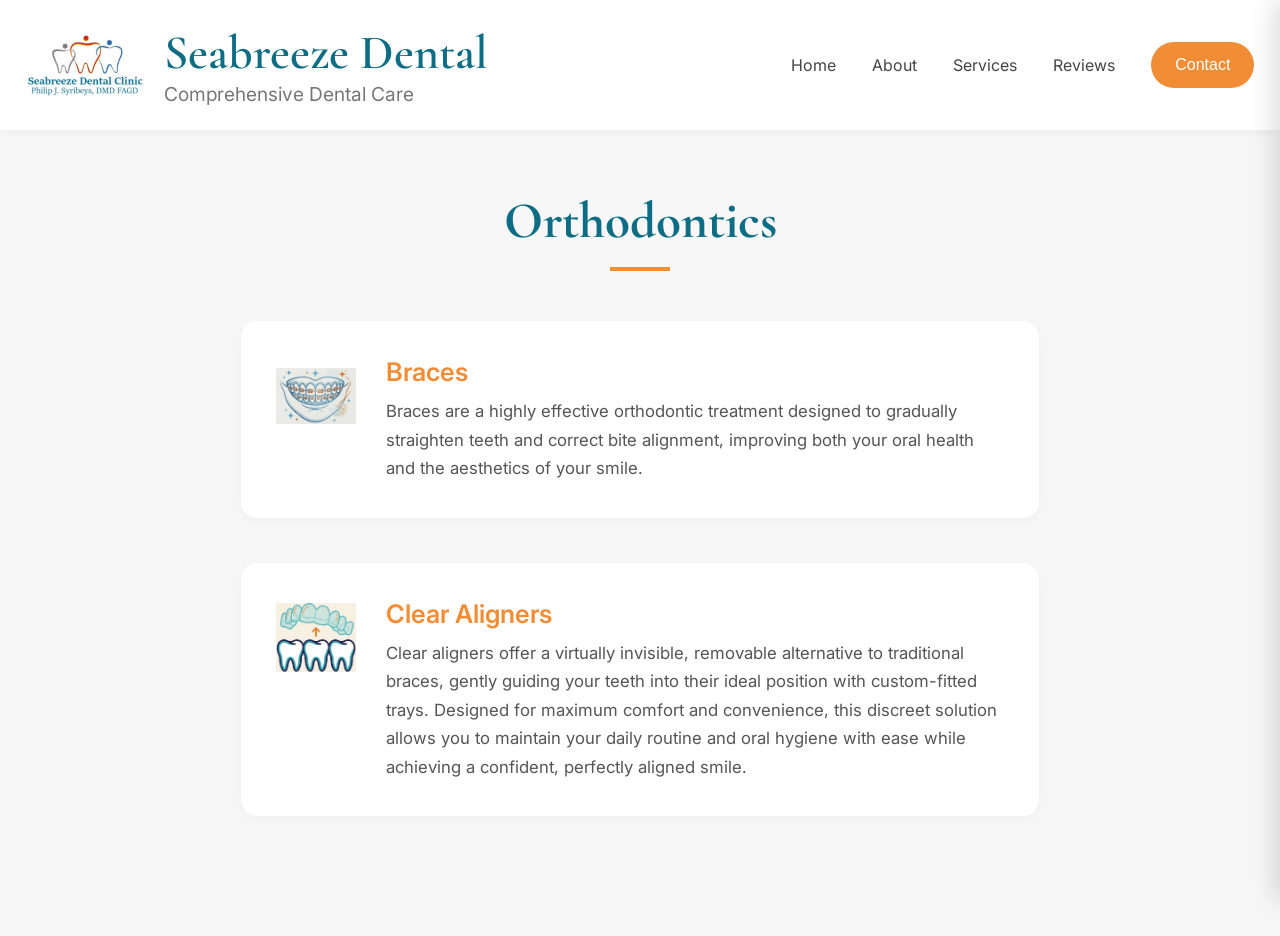
<file: services-orthodontics.html>
<!DOCTYPE html>
<html lang="en">
<head>
    <link rel="icon" href="images/logo.png" type="image/png">
    <meta charset="UTF-8">
    <meta name="viewport" content="width=device-width, initial-scale=1.0">
    <title>Orthodontics Procedures | Seabreeze Dental</title>
    <link rel="preconnect" href="https://fonts.googleapis.com">
    <link rel="preconnect" href="https://fonts.gstatic.com" crossorigin>
    <link href="https://fonts.googleapis.com/css2?family=Cormorant+Garamond:wght@500;600&family=Inter:wght@300;400;500;600&display=swap" rel="stylesheet">
    <link rel="stylesheet" href="style.css">
</head>
<body>

    <header>
        <div class="logo-area">
            <img src="images/logo.png" alt="Seabreeze Dental Logo">
            <div>
                <h1>Seabreeze Dental</h1>
                <p>Comprehensive Dental Care</p>
            </div>
        </div>
        <nav>
            <a href="index.html">Home</a>
            <a href="about.html">About</a>
            <div class="dropdown">
                <button class="dropbtn">Services</button>
                <div class="dropdown-content">
                    <a href="services-surgical.html">Surgical</a>
                    <a href="services-restorative.html">Restorative</a>
                    <a href="services-orthodontics.html" class="active-link">Orthodontics</a>
                    <a href="services-hygiene.html">Hygiene</a>
                    <a href="services-whitening.html">Whitening</a>
                    <a href="services-botox.html">Botox</a>
                    <a href="services-perio.html">Periodontal Care</a>
                </div>
            </div>
            <a href="index.html#reviews">Reviews</a>
            <button class="contact-btn" id="contactBtn">Contact</button>
        </nav>
    </header>

    <section class="service-detail-container">
        <h2 class="service-page-title">Orthodontics</h2>
        <div class="orange-line central-line"></div>
        
        <div class="service-items-wrapper">
            
            <div class="detailed-service-item reveal-left">
                <div class="service-icon-container">
                    <img src="images/braces-icon.png" alt="Dental Crown Icon" class="service-page-icon">
                </div>
                <div class="service-text-block">
                    <h3>Braces</h3>
                    <p>Braces are a highly effective orthodontic treatment designed to gradually straighten teeth and correct bite alignment, improving both your oral health and the aesthetics of your smile.</p>
                </div>
            </div>

            <div class="detailed-service-item reveal-right">
                <div class="service-icon-container">
                    <img src="images/clearaligners-icon.png" alt="Dental Bridge Icon" class="service-page-icon">
                </div>
                <div class="service-text-block">
                    <h3>Clear Aligners</h3>
                    <p>Clear aligners offer a virtually invisible, removable alternative to traditional braces, gently guiding your teeth into their ideal position with custom-fitted trays. Designed for maximum comfort and convenience, this discreet solution allows you to maintain your daily routine and oral hygiene with ease while achieving a confident, perfectly aligned smile.</p>
                </div>
            </div>

        </div>
    </section>

    <div class="overlay" id="overlay" onclick="closeContactPanel()"></div>
    <div class="contact-panel" id="contactPanel">
        <button class="close-btn" onclick="closeContactPanel()">×</button>
        <h2>Contact Us</h2>
        <div class="panel-line"></div>
        <div class="contact-info-block">
            <h3>Phone</h3>
            <p>(770) 393-4711</p>
        </div>
        <div class="contact-info-block">
            <h3>Address</h3>
            <p>8097 Roswell Road, Bldg. E<br>Atlanta, GA 30350</p>
        </div>
        <div class="contact-info-block">
            <h3>Hours</h3>
            <p>Monday – Thursday: 9AM – 6PM<br>Friday: 9AM – 1PM</p>
        </div>
    </div>

    <script src="script.js"></script>
</body>
</html>
</file>
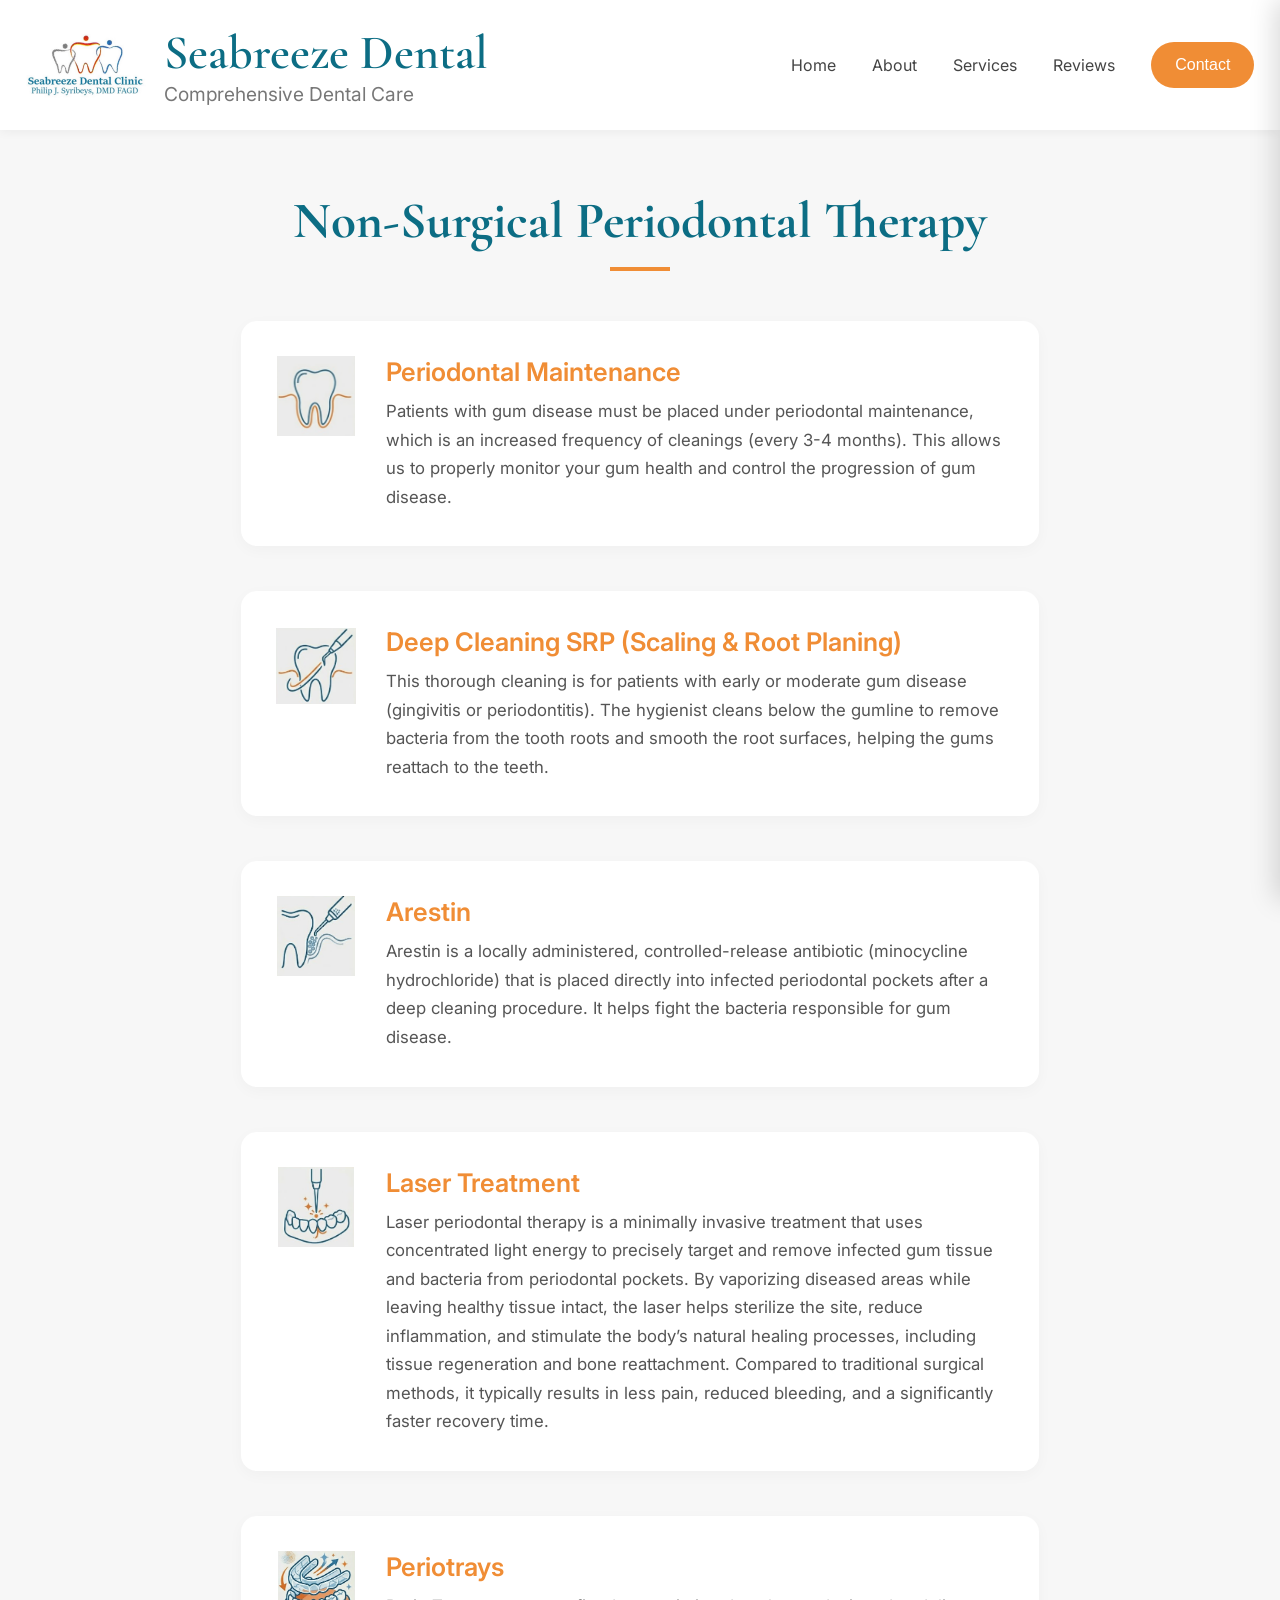
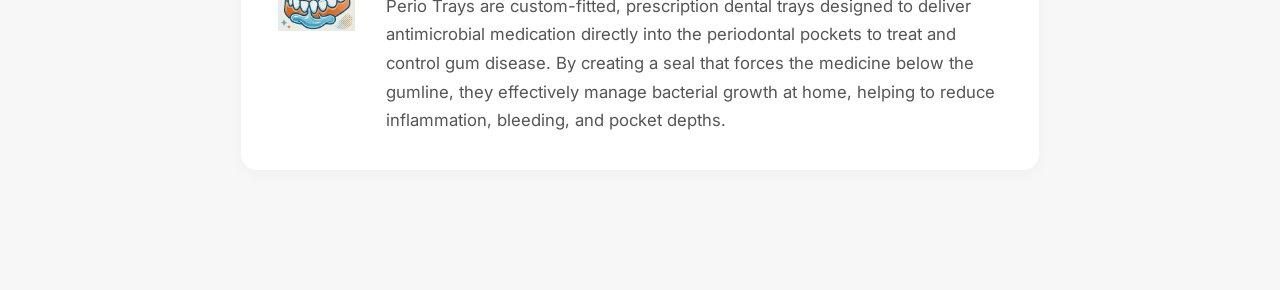
<file: services-perio.html>
<!DOCTYPE html>
<html lang="en">
<head>
    <link rel="icon" href="images/logo.png" type="image/png">
    <meta charset="UTF-8">
    <meta name="viewport" content="width=device-width, initial-scale=1.0">
    <title>Perio Care | Seabreeze Dental</title>
    <link rel="preconnect" href="https://fonts.googleapis.com">
    <link rel="preconnect" href="https://fonts.gstatic.com" crossorigin>
    <link href="https://fonts.googleapis.com/css2?family=Cormorant+Garamond:wght@500;600&family=Inter:wght@300;400;500;600&display=swap" rel="stylesheet">
    <link rel="stylesheet" href="style.css">
</head>
<body>

    <!-- ================= HEADER ================= -->
    <header>
        <div class="logo-area">
            <img src="images/logo.png" alt="Seabreeze Dental Logo">
            <div>
                <h1>Seabreeze Dental</h1>
                <p>Comprehensive Dental Care</p>
            </div>
        </div>
        <nav>
            <a href="index.html">Home</a>
            <a href="about.html">About</a>
            <div class="dropdown">
                <button class="dropbtn">Services</button>
                <div class="dropdown-content">
                    <a href="services-surgical.html">Surgical</a>
                    <a href="services-restorative.html">Restorative</a>
                    <a href="services-orthodontics.html">Orthodontics</a>
                    <a href="services-hygiene.html">Hygiene</a>
                    <a href="services-whitening.html">Whitening</a>
                    <a href="services-botox.html">Botox</a>
                    <a href="services-perio.html" class="active-link">Periodontal Care</a>
                </div>
            </div>
            <a href="index.html#reviews">Reviews</a>
            <button class="contact-btn" id="contactBtn">Contact</button>
        </nav>
    </header>

    <!-- ================= SERVICE CONTENT SECTION ================= -->
    <section class="service-detail-container">
        <h2 class="service-page-title">Non-Surgical Periodontal Therapy</h2>
        <div class="orange-line central-line"></div>
        
        <div class="service-items-wrapper">
            
            <div class="detailed-service-item reveal-left">
                <div class="service-icon-container">
                    <img src="images/perio.png" alt="Dental Crown Icon" class="service-page-icon">
                </div>
                <div class="service-text-block">
                    <h3>Periodontal Maintenance</h3>
                    <p>Patients with gum disease must be placed under periodontal maintenance, which is an increased frequency of cleanings (every 3-4 months). This allows us to properly monitor your gum health and control the progression of gum disease.</p>
                </div>
            </div>
          
            <div class="detailed-service-item reveal-right">
                <div class="service-icon-container">
                    <img src="images/SRP.png" alt="Dental Bridge Icon" class="service-page-icon">
                </div>
                <div class="service-text-block">
                    <h3>Deep Cleaning SRP (Scaling & Root Planing)</h3>
                    <p>This thorough cleaning is for patients with early or moderate gum disease (gingivitis or periodontitis). The hygienist cleans below the gumline to remove bacteria from the tooth roots and smooth the root surfaces, helping the gums reattach to the teeth.</p>
                </div>
            </div>

            <div class="detailed-service-item reveal-left">
                <div class="service-icon-container">
                    <img src="images/arestin.png" alt="Dental Bridge Icon" class="service-page-icon">
                </div>
                <div class="service-text-block">
                    <h3>Arestin</h3>
                    <p>Arestin is a locally administered, controlled-release antibiotic (minocycline hydrochloride) that is placed directly into infected periodontal pockets after a deep cleaning procedure. It helps fight the bacteria responsible for gum disease.</p>
                </div>
            </div>

          <div class="detailed-service-item reveal-right">
                <div class="service-icon-container">
                    <img src="images/laser.png" alt="Dental Bridge Icon" class="service-page-icon">
                </div>
                <div class="service-text-block">
                    <h3>Laser Treatment</h3>
                    <p>Laser periodontal therapy is a minimally invasive treatment that uses concentrated light energy to precisely target and remove infected gum tissue and bacteria from periodontal pockets. By vaporizing diseased areas while leaving healthy tissue intact, the laser helps sterilize the site, reduce inflammation, and stimulate the body’s natural healing processes, including tissue regeneration and bone reattachment. Compared to traditional surgical methods, it typically results in less pain, reduced bleeding, and a significantly faster recovery time.</p>
                </div>
            </div>

          <div class="detailed-service-item reveal-left">
                <div class="service-icon-container">
                    <img src="images/periotray.png" alt="Dental Bridge Icon" class="service-page-icon">
                </div>
                <div class="service-text-block">
                    <h3>Periotrays</h3>
                    <p>Perio Trays are custom-fitted, prescription dental trays designed to deliver antimicrobial medication directly into the periodontal pockets to treat and control gum disease. By creating a seal that forces the medicine below the gumline, they effectively manage bacterial growth at home, helping to reduce inflammation, bleeding, and pocket depths.</p>
                </div>
            </div>

        </div>
    </section>

    <!-- ================= CONTACT PANEL ================= -->
    <div class="overlay" id="overlay" onclick="closeContactPanel()"></div>
    <div class="contact-panel" id="contactPanel">
        <button class="close-btn" onclick="closeContactPanel()">×</button>
        <h2>Contact Us</h2>
        <div class="panel-line"></div>
        <div class="contact-info-block">
            <h3>Phone</h3>
            <p>(770) 393-4711</p>
        </div>
        <div class="contact-info-block">
            <h3>Address</h3>
            <p>8097 Roswell Road, Bldg. E<br>Atlanta, GA 30350</p>
        </div>
        <div class="contact-info-block">
            <h3>Hours</h3>
            <p>Monday – Thursday: 9AM – 6PM<br>Friday: 9AM – 1PM</p>
        </div>
    </div>

    <script src="script.js"></script>
</body>
</html>
</file>
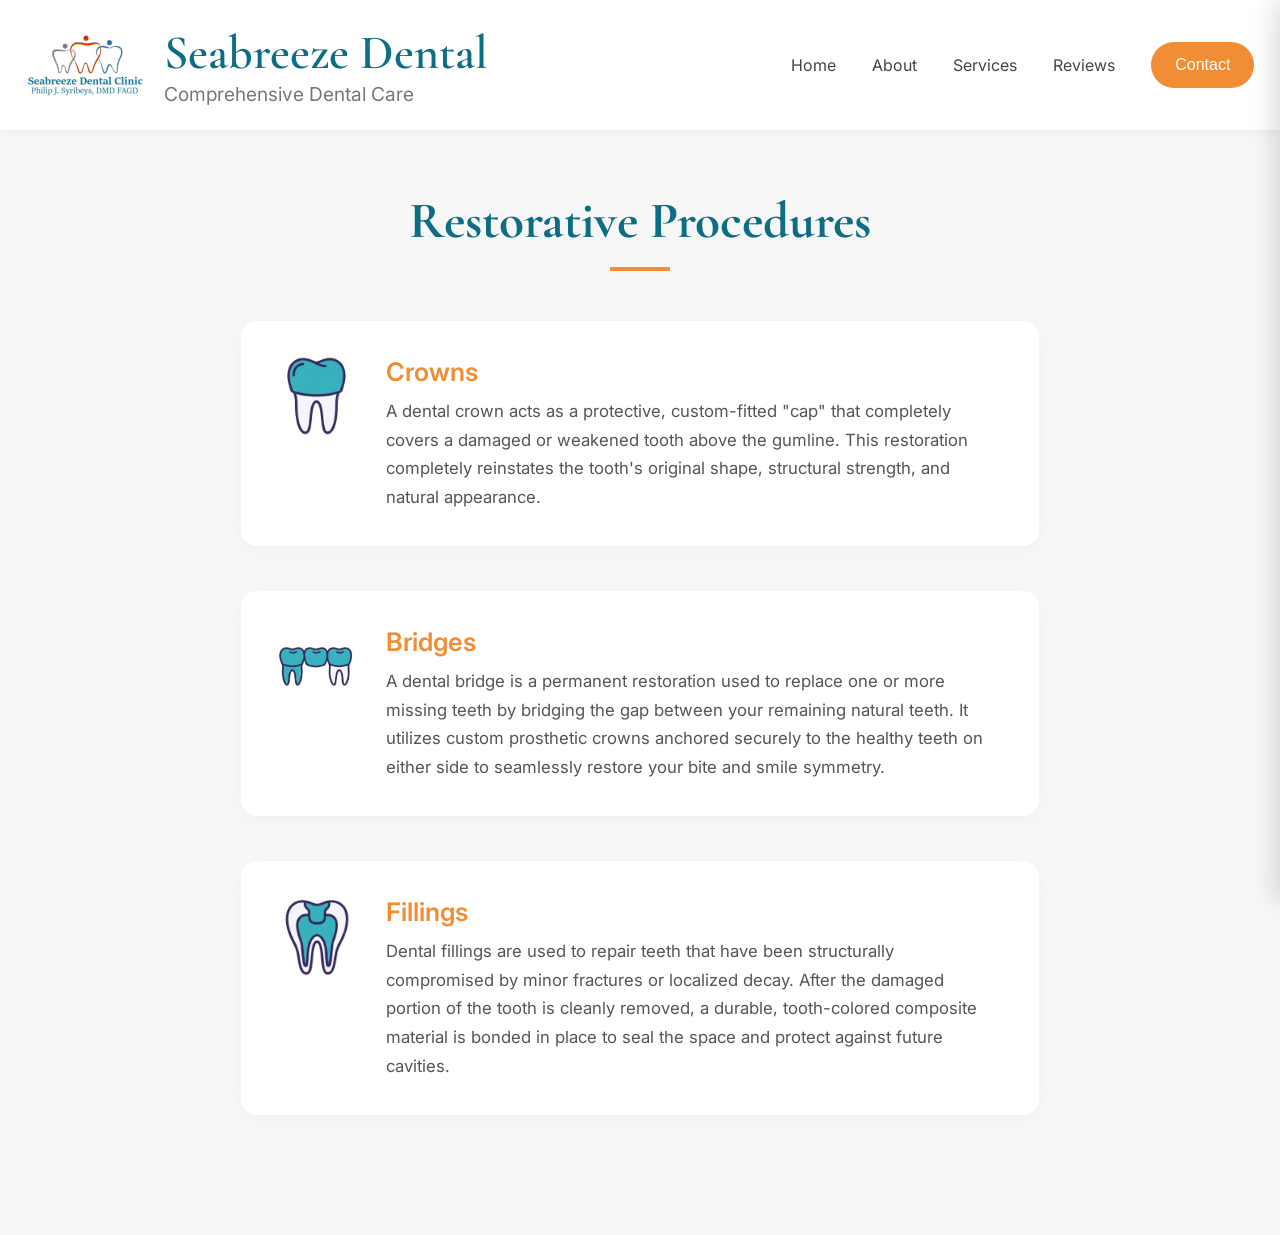
<file: services-restorative.html>
<!DOCTYPE html>
<html lang="en">
<head>
    <link rel="icon" href="images/logo.png" type="image/png">
    <meta charset="UTF-8">
    <meta name="viewport" content="width=device-width, initial-scale=1.0">
    <title>Restorative Dental Procedures | Seabreeze Dental</title>
    <link rel="preconnect" href="https://fonts.googleapis.com">
    <link rel="preconnect" href="https://fonts.gstatic.com" crossorigin>
    <link href="https://fonts.googleapis.com/css2?family=Cormorant+Garamond:wght@500;600&family=Inter:wght@300;400;500;600&display=swap" rel="stylesheet">
    <link rel="stylesheet" href="style.css">
</head>
<body>

    <header>
        <div class="logo-area">
            <img src="images/logo.png" alt="Seabreeze Dental Logo">
            <div>
                <h1>Seabreeze Dental</h1>
                <p>Comprehensive Dental Care</p>
            </div>
        </div>
        <nav>
            <a href="index.html">Home</a>
            <a href="about.html">About</a>
            <div class="dropdown">
                <button class="dropbtn">Services</button>
                <div class="dropdown-content">
                    <a href="services-surgical.html">Surgical</a>
                    <a href="services-restorative.html" class="active-link">Restorative</a>
                    <a href="services-orthodontics.html">Orthodontics</a>
                    <a href="services-hygiene.html">Hygiene</a>
                    <a href="services-whitening.html">Whitening</a>
                    <a href="services-botox.html">Botox</a>
                    <a href="services-perio.html">Periodontal Care</a>
                </div>
            </div>
            <a href="index.html#reviews">Reviews</a>
            <button class="contact-btn" id="contactBtn">Contact</button>
        </nav>
    </header>

    <section class="service-detail-container">
        <h2 class="service-page-title">Restorative Procedures</h2>
        <div class="orange-line central-line"></div>
        
        <div class="service-items-wrapper">
            
            <div class="detailed-service-item reveal-left">
                <div class="service-icon-container">
                    <img src="images/icon-crown.png" alt="Dental Crown Icon" class="service-page-icon">
                </div>
                <div class="service-text-block">
                    <h3>Crowns</h3>
                    <p>A dental crown acts as a protective, custom-fitted "cap" that completely covers a damaged or weakened tooth above the gumline. This restoration completely reinstates the tooth's original shape, structural strength, and natural appearance.</p>
                </div>
            </div>

            <div class="detailed-service-item reveal-right">
                <div class="service-icon-container">
                    <img src="images/icon-bridge.png" alt="Dental Bridge Icon" class="service-page-icon">
                </div>
                <div class="service-text-block">
                    <h3>Bridges</h3>
                    <p>A dental bridge is a permanent restoration used to replace one or more missing teeth by bridging the gap between your remaining natural teeth. It utilizes custom prosthetic crowns anchored securely to the healthy teeth on either side to seamlessly restore your bite and smile symmetry.</p>
                </div>
            </div>

            <div class="detailed-service-item reveal-left">
                <div class="service-icon-container">
                    <img src="images/icon-filling.png" alt="Dental Filling Icon" class="service-page-icon">
                </div>
                <div class="service-text-block">
                    <h3>Fillings</h3>
                    <p>Dental fillings are used to repair teeth that have been structurally compromised by minor fractures or localized decay. After the damaged portion of the tooth is cleanly removed, a durable, tooth-colored composite material is bonded in place to seal the space and protect against future cavities.</p>
                </div>
            </div>

        </div>
    </section>

    <div class="overlay" id="overlay" onclick="closeContactPanel()"></div>
    <div class="contact-panel" id="contactPanel">
        <button class="close-btn" onclick="closeContactPanel()">×</button>
        <h2>Contact Us</h2>
        <div class="panel-line"></div>
        <div class="contact-info-block">
            <h3>Phone</h3>
            <p>(770) 393-4711</p>
        </div>
        <div class="contact-info-block">
            <h3>Address</h3>
            <p>8097 Roswell Road, Bldg. E<br>Atlanta, GA 30350</p>
        </div>
        <div class="contact-info-block">
            <h3>Hours</h3>
            <p>Monday – Thursday: 9AM – 6PM<br>Friday: 9AM – 1PM</p>
        </div>
    </div>

    <script src="script.js"></script>
</body>
</html>
</file>
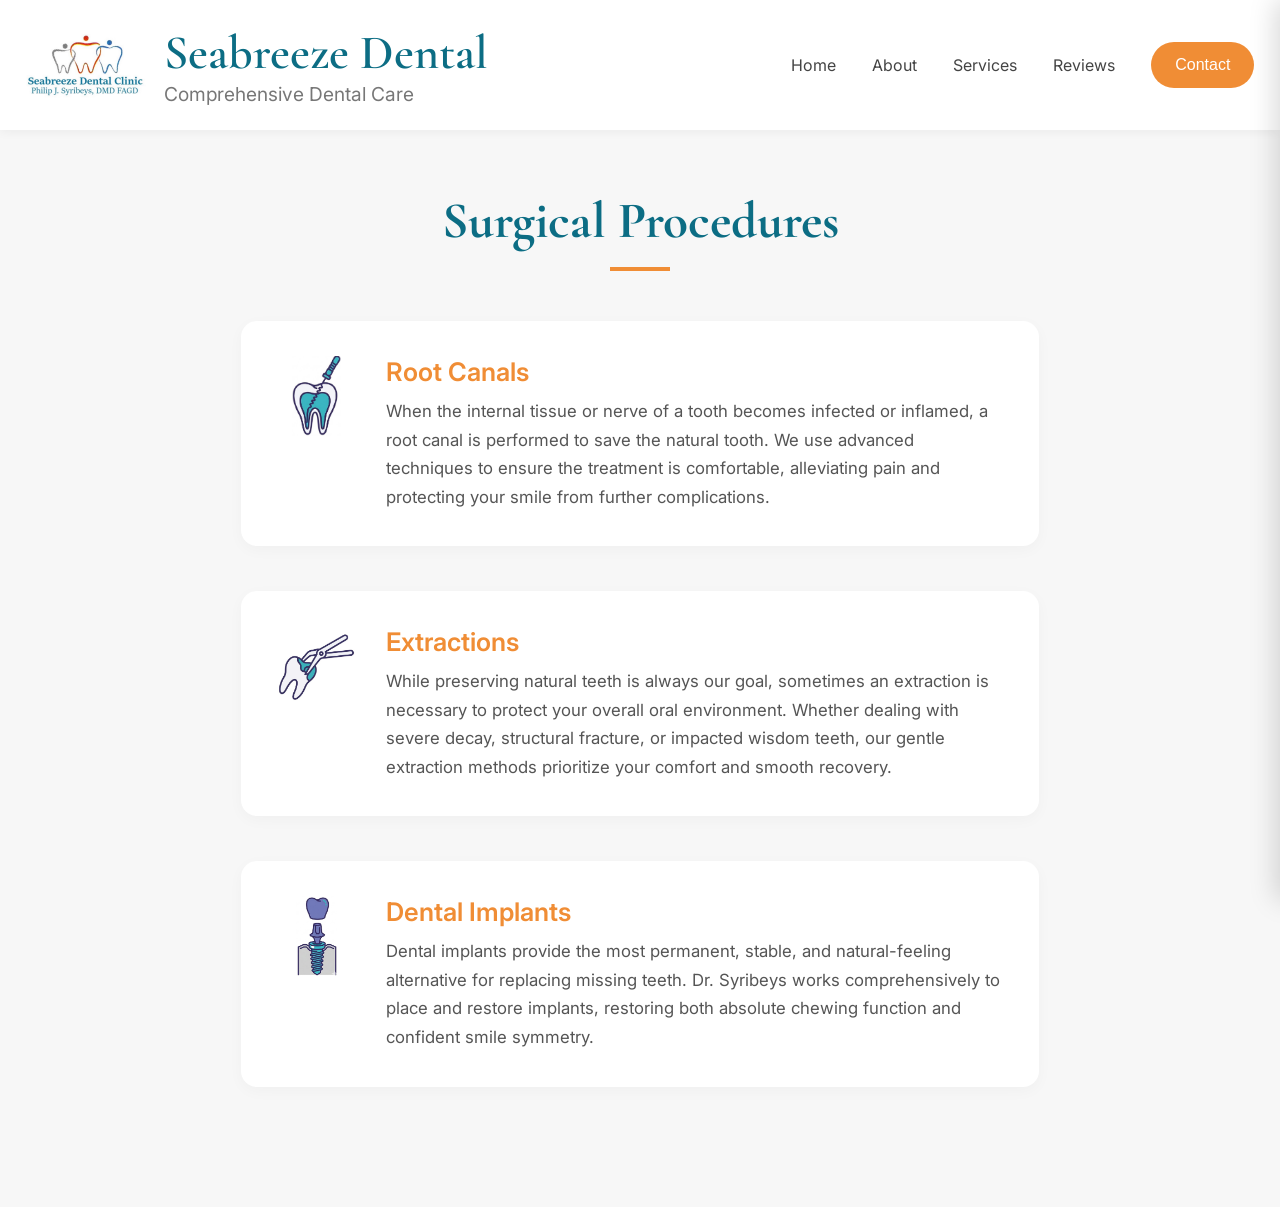
<file: services-surgical.html>
<!DOCTYPE html>
<html lang="en">
<head>
    <link rel="icon" href="images/logo.png" type="image/png">
    <meta charset="UTF-8">
    <meta name="viewport" content="width=device-width, initial-scale=1.0">
    <title>Surgical Dental Procedures | Seabreeze Dental</title>
    <link rel="preconnect" href="https://fonts.googleapis.com">
    <link rel="preconnect" href="https://fonts.gstatic.com" crossorigin>
    <link href="https://fonts.googleapis.com/css2?family=Cormorant+Garamond:wght@500;600&family=Inter:wght@300;400;500;600&display=swap" rel="stylesheet">
    <link rel="stylesheet" href="style.css">
</head>
<body>

    <header>
        <div class="logo-area">
            <img src="images/logo.png" alt="Seabreeze Dental Logo">
            <div>
                <h1>Seabreeze Dental</h1>
                <p>Comprehensive Dental Care</p>
            </div>
        </div>
        <nav>
            <a href="index.html">Home</a>
            <a href="about.html">About</a>
            
            <div class="dropdown">
                <button class="dropbtn">Services</button>
                <div class="dropdown-content">
                    <a href="services-surgical.html" class="active-link">Surgical</a>
                    <a href="services-restorative.html">Restorative</a>
                    <a href="services-orthodontics.html">Orthodontics</a>
                    <a href="services-hygiene.html">Hygiene</a>
                    <a href="services-whitening.html">Whitening</a>
                    <a href="services-botox.html">Botox</a>
                    <a href="services-perio.html">Periodontal Care</a>
                </div>
            </div>
            
            <a href="index.html#reviews">Reviews</a>
            <button class="contact-btn" id="contactBtn">Contact</button>
        </nav>
    </header>

    <section class="service-detail-container">
        <h2 class="service-page-title">Surgical Procedures</h2>
        <div class="orange-line central-line"></div>
        
        <div class="service-items-wrapper">
            
            <div class="detailed-service-item reveal-left">
                <div class="service-icon-container">
                    <img src="images/icon-root-canal.png" alt="Root Canal Icon" class="service-page-icon">
                </div>
                <div class="service-text-block">
                    <h3>Root Canals</h3>
                    <p>When the internal tissue or nerve of a tooth becomes infected or inflamed, a root canal is performed to save the natural tooth. We use advanced techniques to ensure the treatment is comfortable, alleviating pain and protecting your smile from further complications.</p>
                </div>
            </div>

            <div class="detailed-service-item reveal-right">
                <div class="service-icon-container">
                    <img src="images/icon-extraction.png" alt="Extraction Icon" class="service-page-icon">
                </div>
                <div class="service-text-block">
                    <h3>Extractions</h3>
                    <p>While preserving natural teeth is always our goal, sometimes an extraction is necessary to protect your overall oral environment. Whether dealing with severe decay, structural fracture, or impacted wisdom teeth, our gentle extraction methods prioritize your comfort and smooth recovery.</p>
                </div>
            </div>

            <div class="detailed-service-item reveal-left">
                <div class="service-icon-container">
                    <img src="images/icon-implant.png" alt="Dental Implant Icon" class="service-page-icon">
                </div>
                <div class="service-text-block">
                    <h3>Dental Implants</h3>
                    <p>Dental implants provide the most permanent, stable, and natural-feeling alternative for replacing missing teeth. Dr. Syribeys works comprehensively to place and restore implants, restoring both absolute chewing function and confident smile symmetry.</p>
                </div>
            </div>

        </div>
    </section>

    <div class="overlay" id="overlay" onclick="closeContactPanel()"></div>
    <div class="contact-panel" id="contactPanel">
        <button class="close-btn" onclick="closeContactPanel()">×</button>
        <h2>Contact Us</h2>
        <div class="panel-line"></div>
        <div class="contact-info-block">
            <h3>Phone</h3>
            <p>(770) 393-4711</p>
        </div>
        <div class="contact-info-block">
            <h3>Address</h3>
            <p>8097 Roswell Road, Bldg. E<br>Atlanta, GA 30350</p>
        </div>
        <div class="contact-info-block">
            <h3>Hours</h3>
            <p>Monday – Thursday: 9AM – 6PM<br>Friday: 9AM – 1PM</p>
        </div>
    </div>

    <script src="script.js"></script>
</body>
</html>
</file>
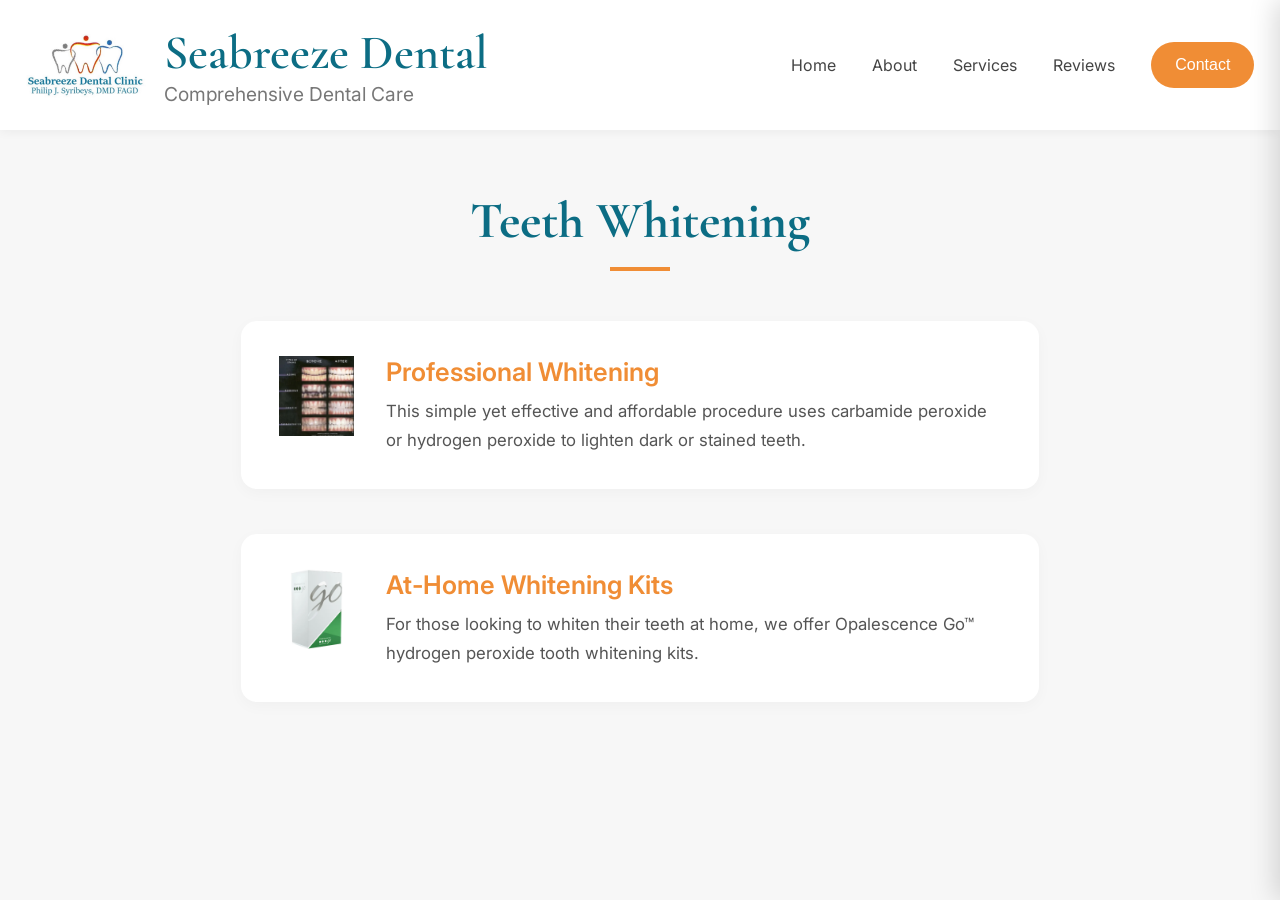
<file: services-whitening.html>
<!DOCTYPE html>
<html lang="en">
<head>
    <link rel="icon" href="images/logo.png" type="image/png">
    <meta charset="UTF-8">
    <meta name="viewport" content="width=device-width, initial-scale=1.0">
    <title>Surgical Dental Procedures | Seabreeze Dental</title>
    <link rel="preconnect" href="https://fonts.googleapis.com">
    <link rel="preconnect" href="https://fonts.gstatic.com" crossorigin>
    <link href="https://fonts.googleapis.com/css2?family=Cormorant+Garamond:wght@500;600&family=Inter:wght@300;400;500;600&display=swap" rel="stylesheet">
    <link rel="stylesheet" href="style.css">
</head>
<body>

    <header>
        <div class="logo-area">
            <img src="images/logo.png" alt="Seabreeze Dental Logo">
            <div>
                <h1>Seabreeze Dental</h1>
                <p>Comprehensive Dental Care</p>
            </div>
        </div>
        <nav>
            <a href="index.html">Home</a>
            <a href="about.html">About</a>
            
            <div class="dropdown">
                <button class="dropbtn">Services</button>
                <div class="dropdown-content">
                    <a href="services-surgical.html">Surgical</a>
                    <a href="services-restorative.html">Restorative</a>
                    <a href="services-orthodontics.html">Orthodontics</a>
                    <a href="services-hygiene.html">Hygiene</a>
                    <a href="services-whitening.html" class="active-link">Whitening</a>
                    <a href="services-botox.html">Botox</a>
                    <a href="services-perio.html">Periodontal Care</a>
                </div>
            </div>
            
            <a href="index.html#reviews">Reviews</a>
            <button class="contact-btn" id="contactBtn">Contact</button>
        </nav>
    </header>

    <section class="service-detail-container">
        <h2 class="service-page-title">Teeth Whitening</h2>
        <div class="orange-line central-line"></div>
        
        <div class="service-items-wrapper">
            
            <div class="detailed-service-item reveal-left">
                <div class="service-icon-container">
                    <img src="images/whiteningpics.png" alt="Root Canal Icon" class="service-page-icon">
                </div>
                <div class="service-text-block">
                    <h3>Professional Whitening</h3>
                    <p>This simple yet effective and affordable procedure uses carbamide peroxide or hydrogen peroxide to lighten dark or stained teeth.</p>
                </div>
            </div>

            <div class="detailed-service-item reveal-right">
                <div class="service-icon-container">
                    <img src="images/gokit.png" alt="Extraction Icon" class="service-page-icon">
                </div>
                <div class="service-text-block">
                    <h3>At-Home Whitening Kits</h3>
                    <p>For those looking to whiten their teeth at home, we offer Opalescence Go™ hydrogen peroxide tooth whitening kits.</p>
                </div>
            </div>

        </div>
    </section>

    <div class="overlay" id="overlay" onclick="closeContactPanel()"></div>
    <div class="contact-panel" id="contactPanel">
        <button class="close-btn" onclick="closeContactPanel()">×</button>
        <h2>Contact Us</h2>
        <div class="panel-line"></div>
        <div class="contact-info-block">
            <h3>Phone</h3>
            <p>(770) 393-4711</p>
        </div>
        <div class="contact-info-block">
            <h3>Address</h3>
            <p>8097 Roswell Road, Bldg. E<br>Atlanta, GA 30350</p>
        </div>
        <div class="contact-info-block">
            <h3>Hours</h3>
            <p>Monday – Thursday: 9AM – 6PM<br>Friday: 9AM – 1PM</p>
        </div>
    </div>

    <script src="script.js"></script>
</body>
</html>
</file>
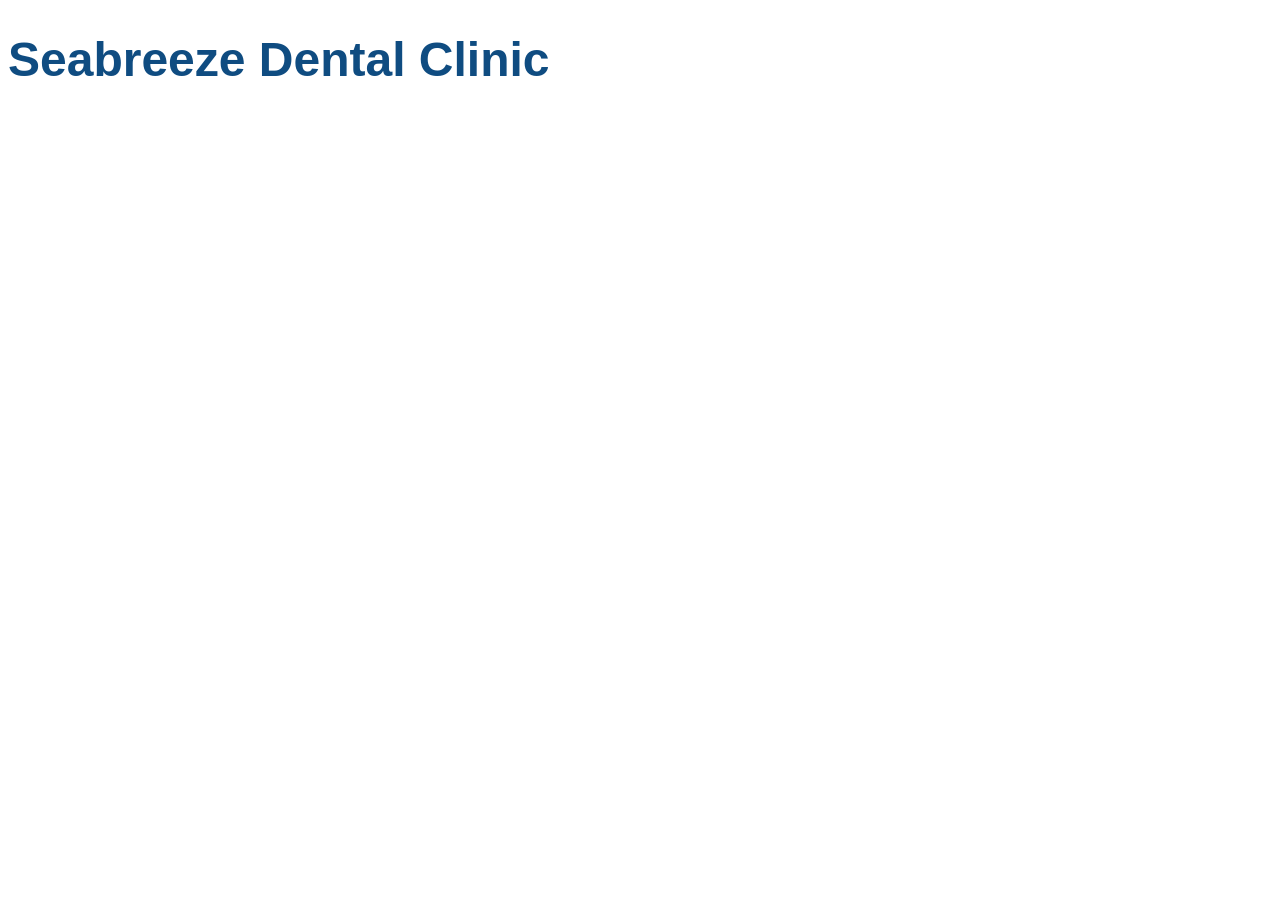
<file: Website.html>
<!DOCTYPE html>
<html>
<head>
	<style>
		h1 {
			color:#0f4c81;
			font-family: Arial;
			font-size: 48px;
		}
	</style>
</head>

<body>
	<h1>Seabreeze Dental Clinic</h1> 
</body>
</html>
</file>
<file: style.css>
* {
    margin: 0;
    padding: 0;
    box-sizing: border-box;
}

body {
    font-family: 'Inter', sans-serif;
    background: #f7f7f7;
    color: #333;
    overflow-x: hidden;
}

img {
    width: 100%;
    display: block;
}

/* ================= HEADER ================= */
header {
    width: 100%;
    padding: 24px 2%;
    display: flex;
    justify-content: space-between;
    align-items: center;
    background: white;
    position: sticky;
    top: 0;
    z-index: 1000;
    box-shadow: 0 2px 10px rgba(0,0,0,0.05);
}

.logo-area {
    display: flex;
    align-items: center;
    gap: 18px;
}

.logo-area img {
    width: 120px; /* Restored back to original scaling */
}

.logo-area h1 {
    font-family: 'Cormorant Garamond', serif;
    font-size: 3rem; /* Restored back to original scaling */
    color: #0c6d84;
    font-weight: 600;
}

.logo-area p {
    color: #777;
    font-size: 1.2rem;
}

nav {
    display: flex;
    align-items: center;
    gap: 36px;
}

nav a {
    text-decoration: none;
    color: #444;
    font-size: 1rem;
    transition: 0.3s;
}

nav a:hover {
    color: #f08d35;
}

.contact-btn {
    background: #f08d35;
    color: white;
    border: none;
    padding: 14px 24px;
    border-radius: 50px;
    font-size: 1rem;
    cursor: pointer;
    transition: 0.3s;
}

.contact-btn:hover {
    transform: translateY(-2px);
    background: #db7d2b;
}

/* ================= SERVICES DROPDOWN INTERACTION ================= */
.dropdown {
    position: relative;
    display: inline-block;
}

.dropdown .dropbtn {
    background: none;
    border: none;
    padding: 0;
    color: #444;
    font-family: 'Inter', sans-serif;
    font-size: 1rem;
    cursor: pointer;
    transition: 0.3s;
}

.dropdown:hover .dropbtn {
    color: #f08d35;
}

.dropdown-content {
    display: none;
    position: absolute;
    top: 100%;
    left: 50%;
    transform: translateX(-50%);
    background-color: white;
    min-width: 160px;
    box-shadow: 0px 8px 16px rgba(0,0,0,0.1);
    border-radius: 4px;
    margin-top: 12px;
    z-index: 1010;
    overflow: hidden;
}

.dropdown-content a {
    color: #333;
    padding: 12px 16px;
    text-decoration: none;
    display: block;
    font-size: 0.95rem;
    text-align: left;
}

.dropdown-content a:hover {
    background-color: #f1f1f1;
    color: #0c6d84;
}

.dropdown:hover .dropdown-content {
    display: block;
}

/* ================= FADED BLUE BLURB SECTION ================= */
.blurb-section {
    width: 100%;
    background-color: #e6f0f3; /* Faded blue box across the screen */
    padding: 60px 10%;
    text-align: center;
}

.blurb-section p {
    font-family: 'Inter', sans-serif;
    font-size: 1.25rem;
    line-height: 1.8;
    color: #0c6d84;
    max-width: 900px;
    margin: 0 auto;
    font-weight: 400;
}

/* ================= GALLERY (HORIZONTAL ROW) ================= */
.gallery {
    width: 100%;
    padding: 50px 7%;
    display: grid;
    grid-template-columns: repeat(3, 1fr); /* 3 images lined up horizontally */
    gap: 35px;
}

.gallery img {
    border-radius: 18px;
    height: 300px;
    object-fit: cover;
    transition: 0.3s;
    box-shadow: 0 8px 24px rgba(0,0,0,0.08);
}

.gallery img:hover {
    transform: translateY(-6px);
}

/* ================= REVIEWS (RESTORED STYLE) ================= */
/* ================= IDEA 3: MINIMALIST EDITORIAL REVIEWS ================= */
.editorial-reviews-section {
    background-color: #ffffff;
    padding: 100px 4%;
    text-align: center;
    position: relative;
    overflow: hidden;
}

.reviews-subtitle {
    display: block;
    font-family: 'Inter', sans-serif;
    text-transform: uppercase;
    font-size: 0.85rem;
    letter-spacing: 2px;
    color: #f08d35;
    font-weight: 600;
    margin-bottom: 30px;
}

.editorial-review-container {
    position: relative;
    max-width: 850px;
    margin: 0 auto;
    padding: 40px 20px;
}

/* Faded signature accent quote mark behind text */
.decorative-quote-mark {
    position: absolute;
    top: -20px;
    left: 50%;
    transform: translateX(-50%);
    font-family: 'Cormorant Garamond', serif;
    font-size: 12rem;
    color: rgba(12, 109, 132, 0.1); /* Faded teal accent signature */
    line-height: 1;
    z-index: 1;
    user-select: none;
}

.editorial-review-window {
    position: relative;
    z-index: 2;
    min-height: 220px; /* Prevents layout shifting when content swaps */
    display: flex;
    flex-direction: column;
    align-items: center;
    justify-content: center;
}

.stars-badge {
    color: #f08d35;
    font-size: 1.1rem;
    letter-spacing: 3px;
    margin-bottom: 25px;
}

.editorial-quote {
    font-family: 'Cormorant Garamond', serif;
    font-size: 2.2rem;
    color: #0c6d84;
    line-height: 1.4;
    font-weight: 500;
    margin: 0 0 20px 0;
    transition: opacity 0.3s ease, transform 0.3s ease;
}

.editorial-author {
    font-family: 'Inter', sans-serif;
    font-style: normal;
    font-size: 0.95rem;
    color: #666;
    text-transform: uppercase;
    letter-spacing: 1px;
    transition: opacity 0.3s ease;
}

/* Minimalist Navigation Alignment Under Quote */
.editorial-nav-controls {
    display: flex;
    align-items: center;
    justify-content: center;
    gap: 24px;
    margin-top: 40px;
    position: relative;
    z-index: 3;
}

.editorial-arrow {
    background: transparent;
    border: none;
    font-size: 1.2rem;
    color: #0c6d84;
    cursor: pointer;
    padding: 10px;
    transition: color 0.2s ease, transform 0.2s ease;
}

.editorial-arrow:hover {
    color: #f08d35;
    transform: scale(1.15);
}

.editorial-dots {
    display: flex;
    gap: 8px;
    align-items: center;
}

.edit-dot {
    width: 6px;
    height: 6px;
    border-radius: 50%;
    background-color: #e0e0e0;
    transition: all 0.3s ease;
}

.edit-dot.active {
    background-color: #0c6d84;
    transform: scale(1.3);
}

/* Quick utility class for the JavaScript fade animation transition */
.review-fade-out {
    opacity: 0;
    transform: translateY(5px);
}

/* Responsive adjustment for clean reading on mobile viewports */
@media (max-width: 768px) {
    .editorial-quote {
        font-size: 1.6rem;
    }
    .decorative-quote-mark {
        font-size: 9rem;
        top: -10px;
    }
}

/* ================= CONTACT OVERLAY PANEL ================= */
.overlay {
    position: fixed;
    top: 0;
    left: 0;
    width: 100%;
    height: 100%;
    background: rgba(0,0,0,0.4);
    opacity: 0;
    visibility: hidden;
    transition: 0.3s;
    z-index: 2000;
}

.contact-panel {
    position: fixed;
    top: 0;
    right: 0;
    width: 400px;
    height: 100vh;
    background: white;
    padding: 40px;
    box-shadow: -5px 0 25px rgba(0,0,0,0.15);
    transform: translateX(100%);
    transition: 0.3s ease;
    z-index: 3000;
}

.overlay.active {
    opacity: 1;
    visibility: visible;
}

.contact-panel.active {
    transform: translateX(0);
}

.close-btn {
    position: absolute;
    top: 20px;
    right: 20px;
    background: none;
    border: none;
    font-size: 2rem;
    cursor: pointer;
    color: #333;
}

.panel-line {
    width: 40px;
    height: 3px;
    background: #f08d35;
    margin: 15px 0 30px 0;
}

.contact-info-block {
    margin-bottom: 30px;
}

.contact-info-block h3 {
    font-size: 1.2rem;
    color: #0c6d84;
    margin-bottom: 8px;
}

.contact-info-block p {
    font-size: 1rem;
    line-height: 1.6;
    color: #555;
}
/* ================= DROPDOWN FIXES & ACTIVE STATES ================= */
.active-link {
    color: #f08d35 !important;
    font-weight: 500;
}

/* Modifying dropdown styles to read the JavaScript state engine seamlessly */
.dropdown.open .dropdown-content {
    display: block !important;
}

/* Fallback padding protection when cursor bridges down into menu link boxes */
.dropdown::after {
    content: '';
    position: absolute;
    top: 100%;
    left: 0;
    width: 100%;
    height: 15px;
    background: transparent;
}


/* ================= REFINED DENTIST ABOUT PAGE STYLES ================= */
.about-container {
    width: 100%;
    max-width: 1200px;
    margin: 60px auto;
    padding: 0 4%;
    display: flex;
    align-items: flex-start; /* Keeps items cleanly aligned at the top */
    gap: 50px;
    position: relative;
}

/* Smaller profile element setting image to roughly 1/3 layout space width */
.dentist-photo-box {
    flex: 0 0 350px; 
    border-radius: 12px;
    overflow: visible;
    box-shadow: 0 4px 15px rgba(0,0,0,0.05);
}

.dentist-photo-box img {
    width: 100%;
    max-height: 300px;
    object-fit: cover;
    display: block;
    border-radius: 8px;
}


/* Faded blue box design for the biographical copy details */
.dentist-bio-box {
    flex: 1;
    background-color: #e6f0f3; /* Faded blue box across the section */
    padding: 50px;
    border-radius: 18px;
    box-shadow: 0 4px 15px rgba(0,0,0,0.02);
}

/* Doctor name font configuration matched strictly to the logo typography colors */
.dentist-bio-box h2 {
    font-family: 'Cormorant Garamond', serif;
    font-size: 3rem;
    color: #0c6d84; /* Signature blue brand color */
    font-weight: 600;
    margin-bottom: 15px;
}

.orange-line-short {
    width: 50px;
    height: 4px;
    background: #f08d35;
    margin-bottom: 25px;
}

/* Bio copy matching color assignment */
.dentist-bio-box p {
    font-family: 'Inter', sans-serif;
    font-size: 1.05rem;
    line-height: 1.75;
    color: #0c6d84; /* Deep teal-blue typography */
    margin-bottom: 20px;
}

.dentist-bio-box p:last-child {
    margin-bottom: 0;
}

.certificate-photo-box {
    border-radius: 12px;
    overflow: hidden;
    box-shadow: 0 4px 15px rgba(0,0,0,0.05);
}
.certificate-photo-box img {
    width: 100%;
    max-height: 220px;
    object-fit: cover;
    display: block;
}

/* Responsive adjustment if screens become narrow */
@media (max-width: 768px) {
    .about-container {
        flex-direction: column;
        align-items: center;
    }
    .dentist-photo-box {
        flex: 0 0 auto;
        width: 100%;
        max-width: 350px;
    }
}
/* ================= SURGICAL PAGE STRUCTURAL LAYOUTS ================= */
.service-detail-container {
    width: 100%;
    max-width: 900px;
    margin: 60px auto 120px;
    padding: 0 4%;
}

.service-page-title {
    text-align: center;
    font-size: 3.2rem;
    color: #0c6d84;
    font-family: 'Cormorant Garamond', serif;
}

.central-line {
    width: 60px;
    height: 4px;
    background: #f08d35;
    margin: 15px auto 50px;
}

.service-items-wrapper {
    display: flex;
    flex-direction: column;
    gap: 45px;
}

/* Horizontal line alignment layout */
.detailed-service-item {
    display: flex;
    align-items: flex-start;
    gap: 30px;
    background: white;
    padding: 35px;
    border-radius: 16px;
    box-shadow: 0 4px 15px rgba(0,0,0,0.03);
}

/* Perfect icon bounding parameters */
.service-icon-container {
    flex: 0 0 80px; 
    height: 80px;
    display: flex;
    align-items: center;
    justify-content: center;
}

.service-page-icon {
    width: 100%;
    height: 100%;
    object-fit: contain;
}

.service-text-block {
    flex: 1;
}

.service-text-block h3 {
    font-size: 1.6rem;
    color: #f08d35;
    margin-bottom: 10px;
    font-weight: 600;
}

.service-text-block p {
    font-size: 1.05rem;
    line-height: 1.7;
    color: #555;
}

/* Mobile responsive collapse protection */
@media (max-width: 600px) {
    .detailed-service-item {
        flex-direction: column;
        align-items: center;
        text-align: center;
    }
    .service-icon-container {
        margin-bottom: 10px;
    }
}

/* ================= HERO SECTION STYLING ================= */
.hero-section {
    display: flex;
    align-items: center;
    width: 100%;
    margin: 40px 0 80px;
    padding: 160px 6%;
    overflow: hidden;

    background:
        linear-gradient(rgba(0,0,0,.45), rgba(0,0,0,.45)),
        url("images/office.png");

    background-size: cover;
    background-position: center;
    background-repeat: no-repeat;
}

.hero-content {
    flex: 1;
}

.hero-subtitle {
    display: block;
    font-family: 'Inter', sans-serif;
    text-transform: uppercase;
    font-size: 0.85rem;
    letter-spacing: 2px;
    color: #f08d35;
    font-weight: 600;
    margin-bottom: 24px;
}

.hero-content h2 {
    font-family: 'Cormorant Garamond', serif;
    font-size: 3.5rem;
    color: #0c6d84;
    line-height: 1.15;
    margin-bottom: 20px;
    position: relative;
    display: inline-block;
}

.hero-content h2::before {
    content: "";
    position: absolute;
    inset: -8px -16px;
    background: rgba(255, 255, 255, 0.35);
    border-radius: 12px;
    z-index: -1;
}

.hero-content p {
    font-size: 1.1rem;
    line-height: 1.7;
    color: #FDFCF9;
    margin-bottom: 30px;
}

.hero-cta-group {
    display: flex;
    gap: 15px;
}

.hero-primary-btn {
    background: #0c6d84;
    color: white;
    padding: 14px 28px;
    border-radius: 8px;
    text-decoration: none;
    font-weight: 500;
    transition: background 0.2s ease;
}

.hero-primary-btn:hover {
    background: #095264;
}

.hero-secondary-btn {
    background: transparent;
    border: 2px solid #0c6d84;
    color: #0c6d84;
    padding: 12px 26px;
    border-radius: 8px;
    cursor: pointer;
    font-weight: 500;
    transition: all 0.2s ease;
}

.hero-secondary-btn:hover {
    background: #0c6d84;
    color: white;
}

.hero-image-pane {
    flex: 1;
    height: 450px;
    border-radius: 20px;
    overflow: hidden;
    box-shadow: 0 20px 40px rgba(0,0,0,0.06);
}

.hero-image-pane img {
    width: 100%;
    height: 100%;
    object-fit: cover;
}

.hero2-section2 {
    background-color: #0c6d84;
    display: flex;
    width: 100%;
    margin: 40px auto 80px;
    padding: 0 4%;
    gap: 40px;
    box-shadow: 0 15px 25px rgba(0, 0, 0, 0.20), 0 -15px 25px rgba(0, 0, 0, 0.20);
    position: relative;
    z-index: 10;
}

.hero2-section2 p {
    color: #D3D3D3;
}

.hero2-section2 h2 {
    color: #D3D3D3;
}

/* ================= SERVICE SNAPSHOT GRID STYLING ================= */
.home-services-section {
    background: #f7fbfb;
    padding: 110px 4%;
    text-align: center;
    width: 100%;
}

.home-section-title {
    font-family: 'Cormorant Garamond', serif;
    font-size: 2.8rem;
    color: #0c6d84;
}

.myServicesSwiper {
    padding-bottom: 90px; 
    position: relative;
    overflow: visible;
}

/* This styles the cards inside the slider */
.swiper-slide {
    display: flex;
    justify-content: center;
    transition: opacity 0.4s ease;
    opacity: 0.6;
}

.swiper-slide-active .service-card {
    transform: scale(1.03);
    opacity: 1;
}

.swiper-slide-active {
    opacity: 1;
    z-index: 10;
}

/* Reset the default Swiper arrow positioning */
.swiper-button-prev, 
.swiper-button-next {
    position: absolute;
    top: auto; /* Removes the "middle" centering */
    bottom: 0; /* Pins them to the bottom */
    width: 50px;
    height: 50px;
    color: #f7941e; /* Change to your brand color */
}

/* Adjust left/right position to keep them centered together */
.swiper-button-prev {
    left: calc(50% - 60px); 
}

.swiper-button-next {
    right: calc(50% - 60px);
}

.swiper-wrapper {
    will-change: transform;
}

.service-card {
    will-change: transform;
    flex: 1;
    position: relative;

    height: 520px;          /* NEW */
    padding: 40px 30px;

    border-radius: 16px;
    overflow: hidden;       /* NEW */

    text-decoration: none;
    color: white;           /* NEW */

    background: white;
    background-size: cover;         /* NEW */
    background-position: center;    /* NEW */
    background-repeat: no-repeat;   /* NEW */

    box-shadow: 0 4px 20px rgba(0,0,0,0.02);
    transition: transform 0.3s cubic-bezier(0.25, 0.46, 0.45, 0.94), box-shadow 0.3s ease;

    text-align: left;

    transform: scale(0.97);

    display: flex;
    flex-direction: column;
    justify-content: flex-end;      /* NEW */
}

.whitening-card {
    background-image: url("images/shutterstock_2181965171.webp");
}

.whitening-card::before {
    content: "";
    position: absolute;
    inset: 0;

    background: linear-gradient(
        to top,
        rgba(0,0,0,.70),
        rgba(0,0,0,.30) 45%,
        rgba(0,0,0,0)
    );
}

.whitening-card h3,
.whitening-card p,
.whitening-card .card-link-text {
    position: relative;
    z-index: 2;
    color: white;
}

.ortho-card {
    background-image: url("images/shutterstock_2072022608.webp");
    background-position: 30% center;
}

.ortho-card::before {
    content: "";
    position: absolute;
    inset: 0;

    background: linear-gradient(
        to top,
        rgba(0,0,0,.70),
        rgba(0,0,0,.30) 45%,
        rgba(0,0,0,0)
    );
}

.ortho-card h3,
.ortho-card p,
.ortho-card .card-link-text {
    position: relative;
    z-index: 2;
    color: white;
}

.surgical-card {
    background-image: url("images/shutterstock_2278321453.webp");
}

.surgical-card::before {
    content: "";
    position: absolute;
    inset: 0;

    background: linear-gradient(
        to top,
        rgba(0,0,0,.70),
        rgba(0,0,0,.30) 45%,
        rgba(0,0,0,0)
    );
}

.surgical-card h3,
.surgical-card p,
.surgical-card .card-link-text {
    position: relative;
    z-index: 2;
    color: white;
}

.botox-card {
    background-image: url("images/shutterstock_2248981637.webp");
}

.botox-card::before {
    content: "";
    position: absolute;
    inset: 0;

    background: linear-gradient(
        to top,
        rgba(0,0,0,.70),
        rgba(0,0,0,.30) 45%,
        rgba(0,0,0,0)
    );
}

.botox-card h3,
.botox-card p,
.botox-card .card-link-text {
    position: relative;
    z-index: 2;
    color: white;
}

.perio-card {
    background-image: url("images/shutterstock_2354763203.webp");
}

.perio-card::before {
    content: "";
    position: absolute;
    inset: 0;

    background: linear-gradient(
        to top,
        rgba(0,0,0,.70),
        rgba(0,0,0,.30) 45%,
        rgba(0,0,0,0)
    );
}

.perio-card h3,
.perio-card p,
.perio-card .card-link-text {
    position: relative;
    z-index: 2;
    color: white;
}

.hygiene-card {
    background-image: url("images/shutterstock_2055434792.webp");
}

.hygiene-card::before {
    content: "";
    position: absolute;
    inset: 0;

    background: linear-gradient(
        to top,
        rgba(0,0,0,.70),
        rgba(0,0,0,.30) 45%,
        rgba(0,0,0,0)
    );
}

.hygiene-card h3,
.hygiene-card p,
.hygiene-card .card-link-text {
    position: relative;
    z-index: 2;
    color: white;
}

.restorative-card {
    background-image: url("images/bridgecover.png");
}

.restorative-card::before {
    content: "";
    position: absolute;
    inset: 0;

    background: linear-gradient(
        to top,
        rgba(0,0,0,.70),
        rgba(0,0,0,.30) 45%,
        rgba(0,0,0,0)
    );
}

.restorative-card h3,
.restorative-card p,
.restorative-card .card-link-text {
    position: relative;
    z-index: 2;
    color: white;
}

/* The structural lift effect on hover */
.service-card:hover {
    transform: scale(0.95) translateY(-8px);
    box-shadow: 0 15px 35px rgba(12, 109, 132, 0.08);
    z-index: 10;
}

.swiper-slide-active .service-card:hover {
    transform: scale(1.15) translateY(-8px);
}

.card-icon {
    width: 60px;
    height: 60px;
    margin-bottom: 25px;
}

.card-icon img {
    width: 100%;
    height: 100%;
    object-fit: contain;
}

.service-card h3 {
    font-size: 1.4rem;
    color: #f08d35;
    margin-bottom: 12px;
}

.service-card p {
    font-size: 0.95rem;
    line-height: 1.6;
    color: white;
    margin-bottom: 20px;
    flex-grow: 1;
}

.card-link-text {
    color: #f08d35;
    font-weight: 600;
    font-size: 0.9rem;
}

/* Responsive adjustment */
@media (max-width: 850px) {
    .hero-section, .services-grid {
        flex-direction: column;
    }
    .hero-image-pane {
        width: 100%;
        height: 300px;
    }
}

/* ================= INTERACTIVE SCROLL ANIMATIONS ================= */

/* Initial state for items sliding from the left */
.reveal-left {
    opacity: 0;
    transform: translateX(-60px);
    transition: all 0.8s cubic-bezier(0.25, 1, 0.5, 1);
}

/* Initial state for items sliding from the right */
.reveal-right {
    opacity: 0;
    transform: translateX(60px);
    transition: all 0.8s cubic-bezier(0.25, 1, 0.5, 1);
}

/* The active trigger state that glides them into center view */
.reveal-left.active,
.reveal-right.active {
    opacity: 1;
    transform: translateX(0);
}

/* Reveal Up Animation */
.reveal-up {
    opacity: 0;
    transform: translateY(60px); /* Starts 60px lower than its natural position */
    transition: all 0.8s cubic-bezier(0.25, 1, 0.5, 1);
}

.reveal-up.active {
    opacity: 1;
    transform: translateY(0); /* Rises to its natural position */
}

/* Accessibility fallback: if a user disables system motion effects */
@media (prefers-reduced-motion: reduce) {
    .reveal-left, .reveal-right {
        opacity: 1;
        transform: none;
        transition: none;
    }
}

.about-section {
    position: relative; /* This makes the SVG anchor to this section */
    width: 100%;
    overflow-x: hidden;
}

.background-lines {
    position: absolute;
    inset: 0;
    width: 100%;
    height: 100%;
    z-index: -1; /* Pushes lines behind your content */
    pointer-events: none; /* Keeps the page clickable */
}

/* Ensure your container sits in front */
.about-container {
    position: relative;
    z-index: 1;
}

.map-section {
    width: 100%;
    padding: 0; /* Remove padding if your container has any */
}

.map-text-section {
    text-align: center;
    padding: 0; /* Adjust as needed */
    margin-bottom: 15px;
}

.map-text-section h2 {
    margin-bottom: 0;
}

.dentist-bio p {
    line-height: 1.8;
    color: #555;
    margin-bottom: 10px;
}

.location-about-section {
    max-width: 1400px;
    margin: 110px auto;
    padding: 0 40px;

    display: flex;
    gap: 80px;
    align-items: flex-start;
}

.left-column,
.right-column {
    flex: 1;
}

/* Titles */
.map-text-section .orange-line {
    width: 70px;
    height: 4px;
    background: #f28c28;
    margin-top: 12px;
}

/* Map */

.map-section iframe {
    width: 100%;
    height: 550px;
    border: none;
    border-radius: 12px;
}

/* Dentist */

.dentist-content {
    display: flex;
    gap: 30px;
}

.dentist-images {
    display: flex;
    flex-direction: column;
    gap: 20px;
}

.dentist-photo,
.certificate-photo {
    width: 180px;
    height: 180px;
    object-fit: cover;
    border-radius: 10px;
}

.dentist-bio {
    flex: 1;
}

.dentist-bio p {
    line-height: 1.8;
    color: #555;
}

/* ==========================
   Insurance Section
========================== */

.insurance-wrapper {
    max-width: 1300px;
    margin: 0 auto;
    padding: 0 4%;

    display: flex;
    gap: 40px;
    align-items: stretch;
}

/* Shared Card Styles */

.payment-card,
.insurance-card {
    background: linear-gradient(145deg, #ffffff, #fafafa);

    border: 3px solid #f7941d;
    border-radius: 22px;

    padding: 45px;

    box-shadow:
        0 20px 45px rgba(0,0,0,.12),
        0 0 30px rgba(247,148,29,.18);

    transition: all .35s ease;

    position: relative;
    overflow: hidden;
}

.payment-card:hover,
.insurance-card:hover {
    transform: translateY(-8px);

    box-shadow:
        0 35px 60px rgba(0,0,0,.18),
        0 0 40px rgba(247,148,29,.35);
}

/* Left Card */

.payment-card {
    flex: 1.5;

    display: flex;
    flex-direction: column;
}

.payment-card h2 {
    font-size: 2rem;
    color: #0c6d84;
    margin-bottom: 35px;
    position: relative;
}

.payment-card h2::before {
    content: "";

    display: block;

    width: 70px;
    height: 6px;

    background: #f7941d;

    border-radius: 20px;

    margin-bottom: 18px;
}

.payment-list {
    list-style: none;
    padding: 0;
    margin: 0 0 45px;
}

.payment-list li {
    font-size: 1.15rem;
    color: #444;

    margin-bottom: 18px;

    position: relative;

    padding-left: 28px;
}

.payment-list li::before {
    content: "✓";

    color: #f7941d;

    font-weight: bold;

    position: absolute;
    left: 0;
}

/* Button */

.insurance-guide-btn {
    align-self: flex-start;

    margin-top: auto;

    padding: 16px 32px;

    border-radius: 999px;

    background: linear-gradient(135deg, #ffb347, #f7941d);

    color: white;

    text-decoration: none;

    font-weight: 600;

    letter-spacing: .4px;

    transition: .3s;
}

.insurance-guide-btn:hover {
    transform: translateY(-3px);

    box-shadow: 0 10px 20px rgba(247,148,29,.35);
}

/* Right Card */

.insurance-card {
    flex: 1;

    display: flex;
    flex-direction: column;
    justify-content: center;
}

.insurance-card::after {
    content: "";

    position: absolute;

    top: -70px;
    right: -70px;

    width: 180px;
    height: 180px;

    background: rgba(247,148,29,.12);

    border-radius: 50%;
}

.insurance-icon {
    font-size: 3rem;

    margin-bottom: 20px;

    position: relative;
    z-index: 2;
}

.insurance-card h2 {
    font-size: 2.3rem;

    color: #0c6d84;

    margin-bottom: 20px;

    line-height: 1.2;

    position: relative;
    z-index: 2;
}

.insurance-card p {
    color: #555;

    font-size: 1.08rem;

    line-height: 1.8;

    position: relative;
    z-index: 2;
}

.insurance-section {
    background: linear-gradient(135deg, #0c6d84 0%, #1385a1 100%);
    padding: 100px 0;
}

/* Mobile */

@media (max-width: 900px) {

    .insurance-wrapper {
        flex-direction: column;
    }

    .payment-card,
    .insurance-card {
        padding: 35px;
    }

    .payment-card h2,
    .insurance-card h2 {
        font-size: 1.8rem;
    }

}

.section-divider {
    width: 85%;
    max-width: 1400px;
    height: 3px;
    background: #f7941d;
    margin: 50px auto;
    border-radius: 999px;
}

.page-end {
    margin-top: auto;
}

/* ==========================================
   INSURANCE GUIDE PAGE
========================================== */

.insurance-hero {
    padding: 180px 20px 120px;
    background: linear-gradient(135deg, #f6fbff 0%, #edf8ff 100%);
    text-align: center;
}

.insurance-hero-content {
    max-width: 900px;
    margin: auto;
}

.insurance-hero h1 {
    font-family: 'Cormorant Garamond', serif;
    font-size: 4rem;
    color: #0A5D7A;
    margin-bottom: 20px;
}

.insurance-hero-subtitle {
    font-size: 1.35rem;
    color: #F58220;
    font-weight: 600;
    margin-bottom: 25px;
}

.insurance-hero p:last-child {
    max-width: 760px;
    margin: auto;
    line-height: 1.8;
    font-size: 1.1rem;
    color: #555;
}

.insurance-section {
    padding: 90px 20px;
}

.alt-bg {
    background: #f8fbfd;
}

.center-heading {
    text-align: center;
    margin-bottom: 60px;
    color: #0A5D7A;
    font-size: 2.8rem;
    font-family: 'Cormorant Garamond', serif;
}

.insurance-info-card {
    max-width: 900px;
    margin: auto;
    background: white;
    padding: 50px;
    border-radius: 20px;
    box-shadow: 0 15px 40px rgba(0,0,0,.08);
}

.insurance-info-card h2 {
    color: #0A5D7A;
    margin-bottom: 25px;
    font-size: 2.3rem;
    font-family: 'Cormorant Garamond', serif;
}

.insurance-info-card p {
    line-height: 1.9;
    margin-bottom: 18px;
}

.two-column {
    display: flex;
    align-items: center;
    gap: 70px;
    flex-wrap: wrap;
}

.insurance-text-content {
    flex: 1;
}

.insurance-icon-area {
    flex: .4;
    text-align: center;
}

.insurance-icon-area i {
    font-size: 9rem;
    color: #F58220;
    opacity: .85;
}

.insurance-highlight-box {
    display: flex;
    align-items: flex-start;
    gap: 20px;

    margin-top: 35px;

    padding: 25px;

    background: #ffffff;

    border-left: 5px solid #F58220;

    border-radius: 15px;

    box-shadow: 0 10px 30px rgba(0,0,0,.06);
}

.insurance-highlight-box i {
    color: #32b35d;
    font-size: 1.5rem;
    margin-top: 3px;
}

.insurance-table-wrapper {
    overflow-x: auto;
}

table {
    width: 100%;
    border-collapse: collapse;
    border-radius: 18px;
    overflow: hidden;
    box-shadow: 0 15px 35px rgba(0,0,0,.08);
}

thead {
    background: #F58220;
    color: white;
}

th {
    padding: 22px;
    font-size: 1.05rem;
}

td {
    padding: 22px;
    border-bottom: 1px solid #eee;
    line-height: 1.7;
}

tbody tr:nth-child(even) {
    background: #fafafa;
}

tbody tr:hover {
    background: #eef8ff;
}

.question-grid {
    display: grid;
    grid-template-columns: repeat(auto-fit,minmax(360px,1fr));
    gap: 35px;
}

.question-card {
    background: white;
    padding: 40px;
    border-radius: 18px;
    box-shadow: 0 12px 30px rgba(0,0,0,.08);

    transition: .3s;
}

.question-card:hover {
    transform: translateY(-8px);
}

.question-card h3 {
    color: #0A5D7A;
    margin-bottom: 25px;
}

.question-card ul {
    padding-left: 20px;
}

.question-card li {
    margin-bottom: 18px;
    line-height: 1.7;
}

.document-grid {
    display: grid;
    grid-template-columns: repeat(auto-fit,minmax(280px,1fr));
    gap: 35px;
}

.document-card {
    background: white;

    text-align: center;

    padding: 45px 35px;

    border-radius: 20px;

    box-shadow: 0 15px 35px rgba(0,0,0,.08);

    transition: .3s;
}

.document-card:hover {
    transform: translateY(-10px);
}

.document-card i {
    font-size: 3rem;
    color: #F58220;
    margin-bottom: 25px;
}

.document-card h3 {
    color: #0A5D7A;
    margin-bottom: 18px;
}

.document-card p {
    line-height: 1.8;
}

.warning-section {
    background: #fff5ef;
    padding: 90px 20px;
}

.warning-section h2 {
    text-align: center;
    color: #d46200;
    margin-bottom: 45px;
    font-size: 2.6rem;
    font-family: 'Cormorant Garamond', serif;
}

.warning-section ul {
    max-width: 900px;
    margin: auto;
}

.warning-section li {
    margin-bottom: 22px;
    line-height: 1.8;
    font-size: 1.05rem;
}

.insurance-cta {
    padding: 100px 20px;
    text-align: center;
}

.insurance-cta h2 {
    color: #0A5D7A;
    font-size: 3rem;
    margin-bottom: 20px;
    font-family: 'Cormorant Garamond', serif;
}

.insurance-cta p {
    max-width: 700px;
    margin: auto auto 40px;
    line-height: 1.8;
}

.cta-button {
    display: inline-block;

    padding: 18px 40px;

    background: #F58220;

    color: white;

    text-decoration: none;

    border-radius: 50px;

    font-weight: 600;

    transition: .3s;
}

.cta-button:hover {
    background: #d96f12;
    transform: translateY(-3px);
}

@media (max-width: 768px) {

    .insurance-hero {
        padding: 150px 20px 90px;
    }

    .insurance-hero h1 {
        font-size: 2.8rem;
    }

    .center-heading {
        font-size: 2.2rem;
    }

    .two-column {
        flex-direction: column;
    }

    .insurance-icon-area {
        order: -1;
    }

    .insurance-icon-area i {
        font-size: 6rem;
    }

    .insurance-info-card {
        padding: 35px;
    }
}
</file>
